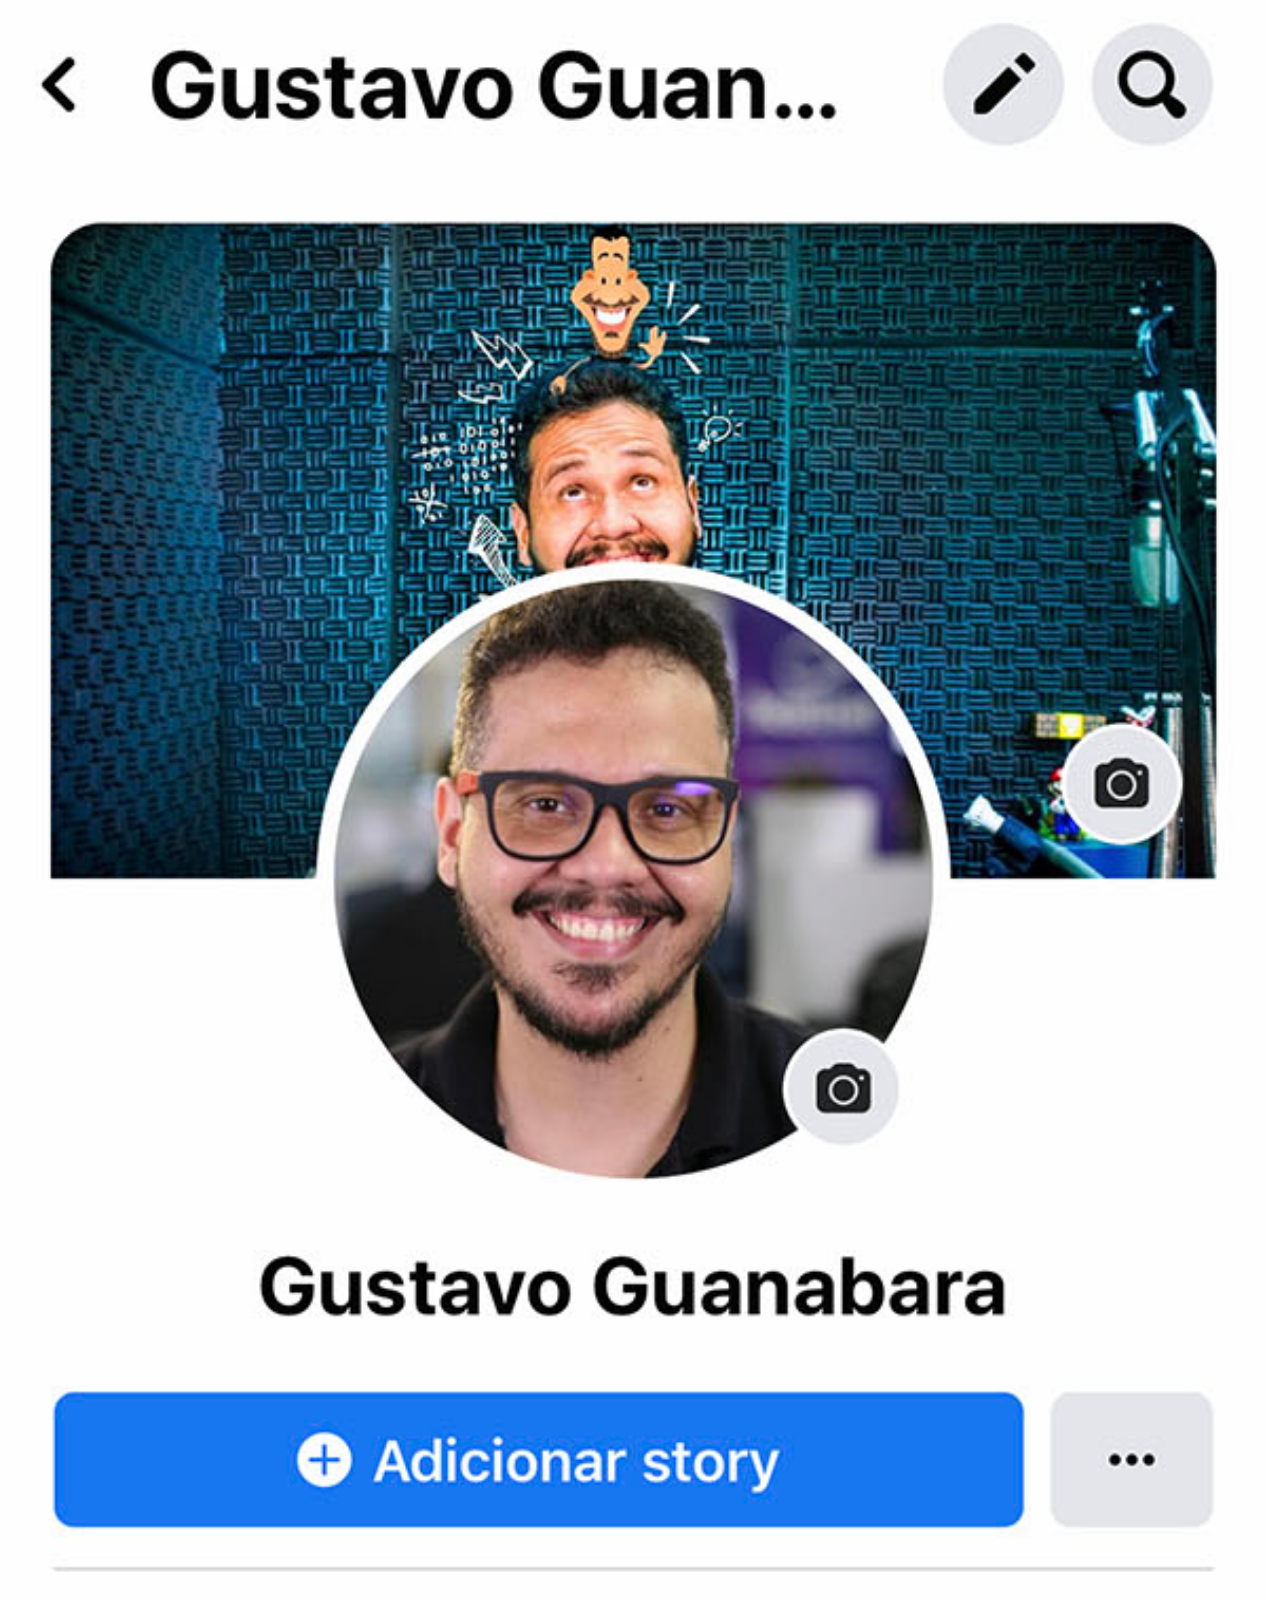
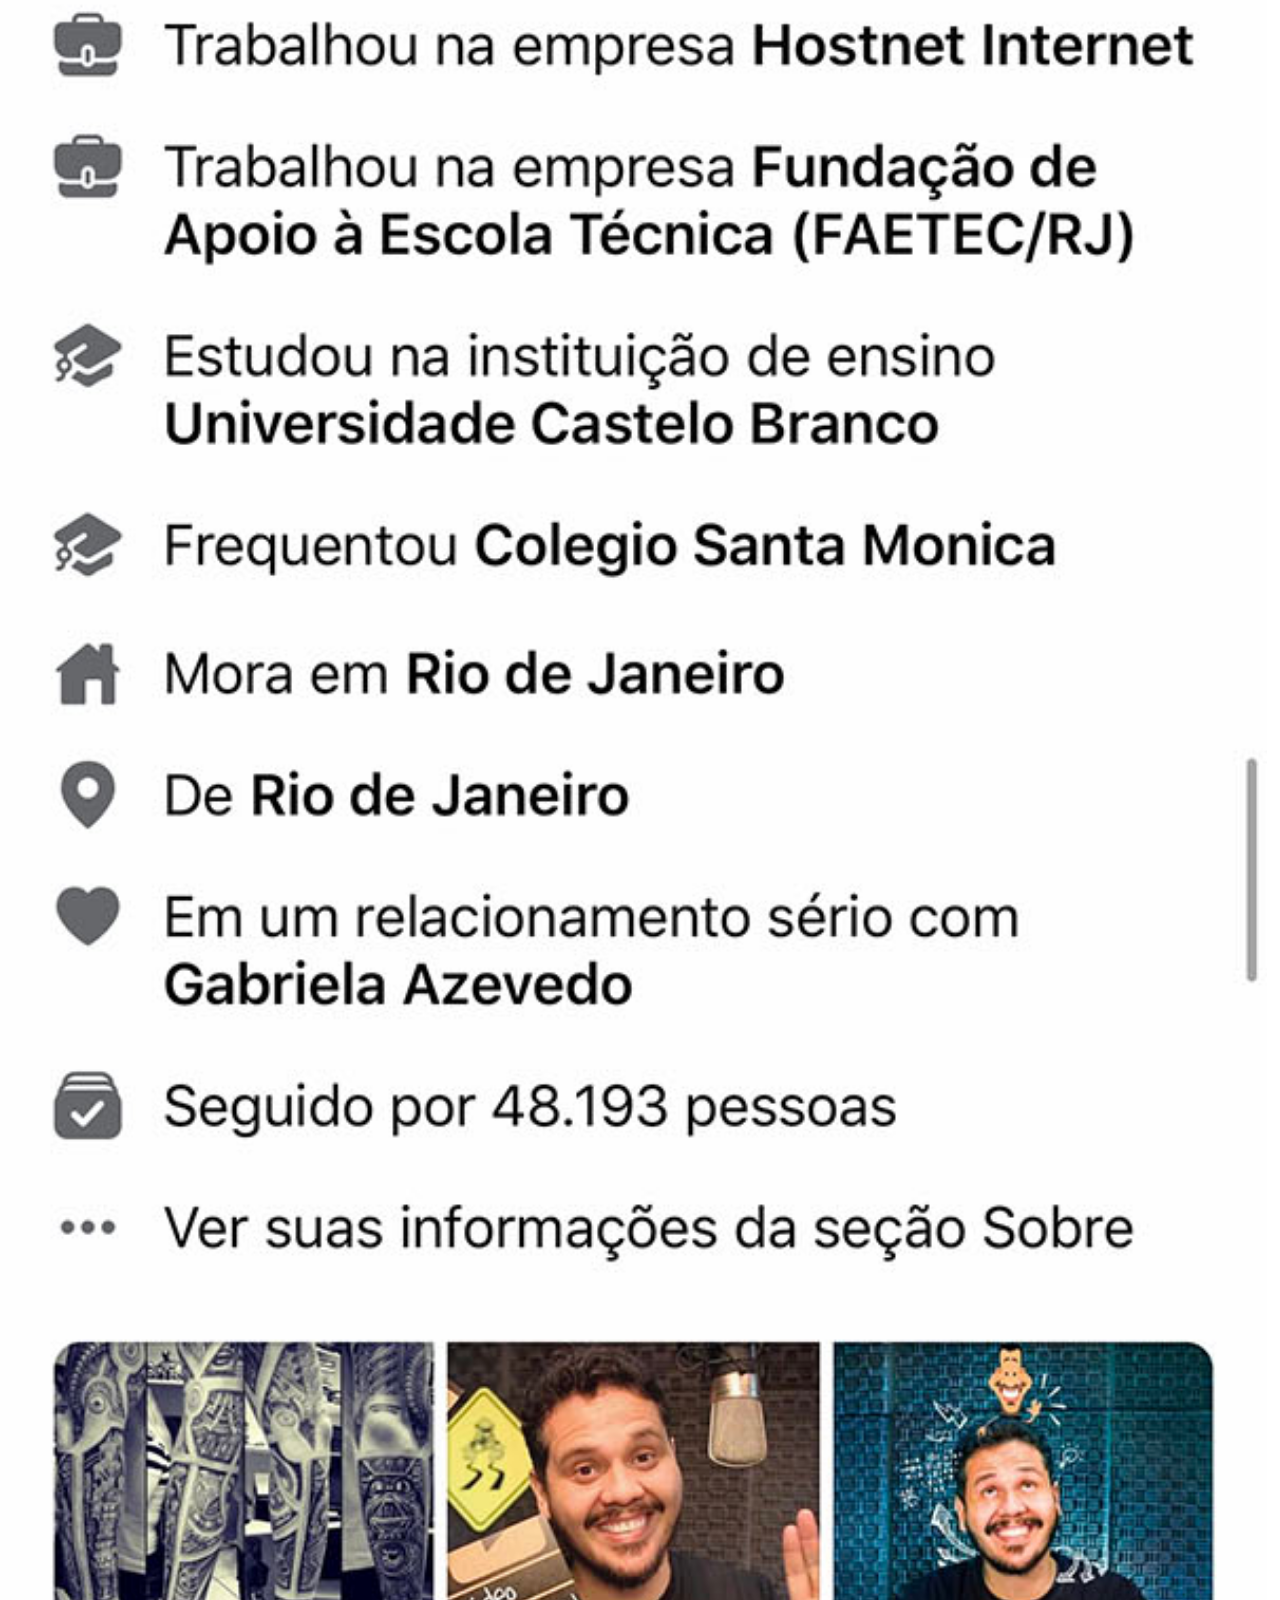
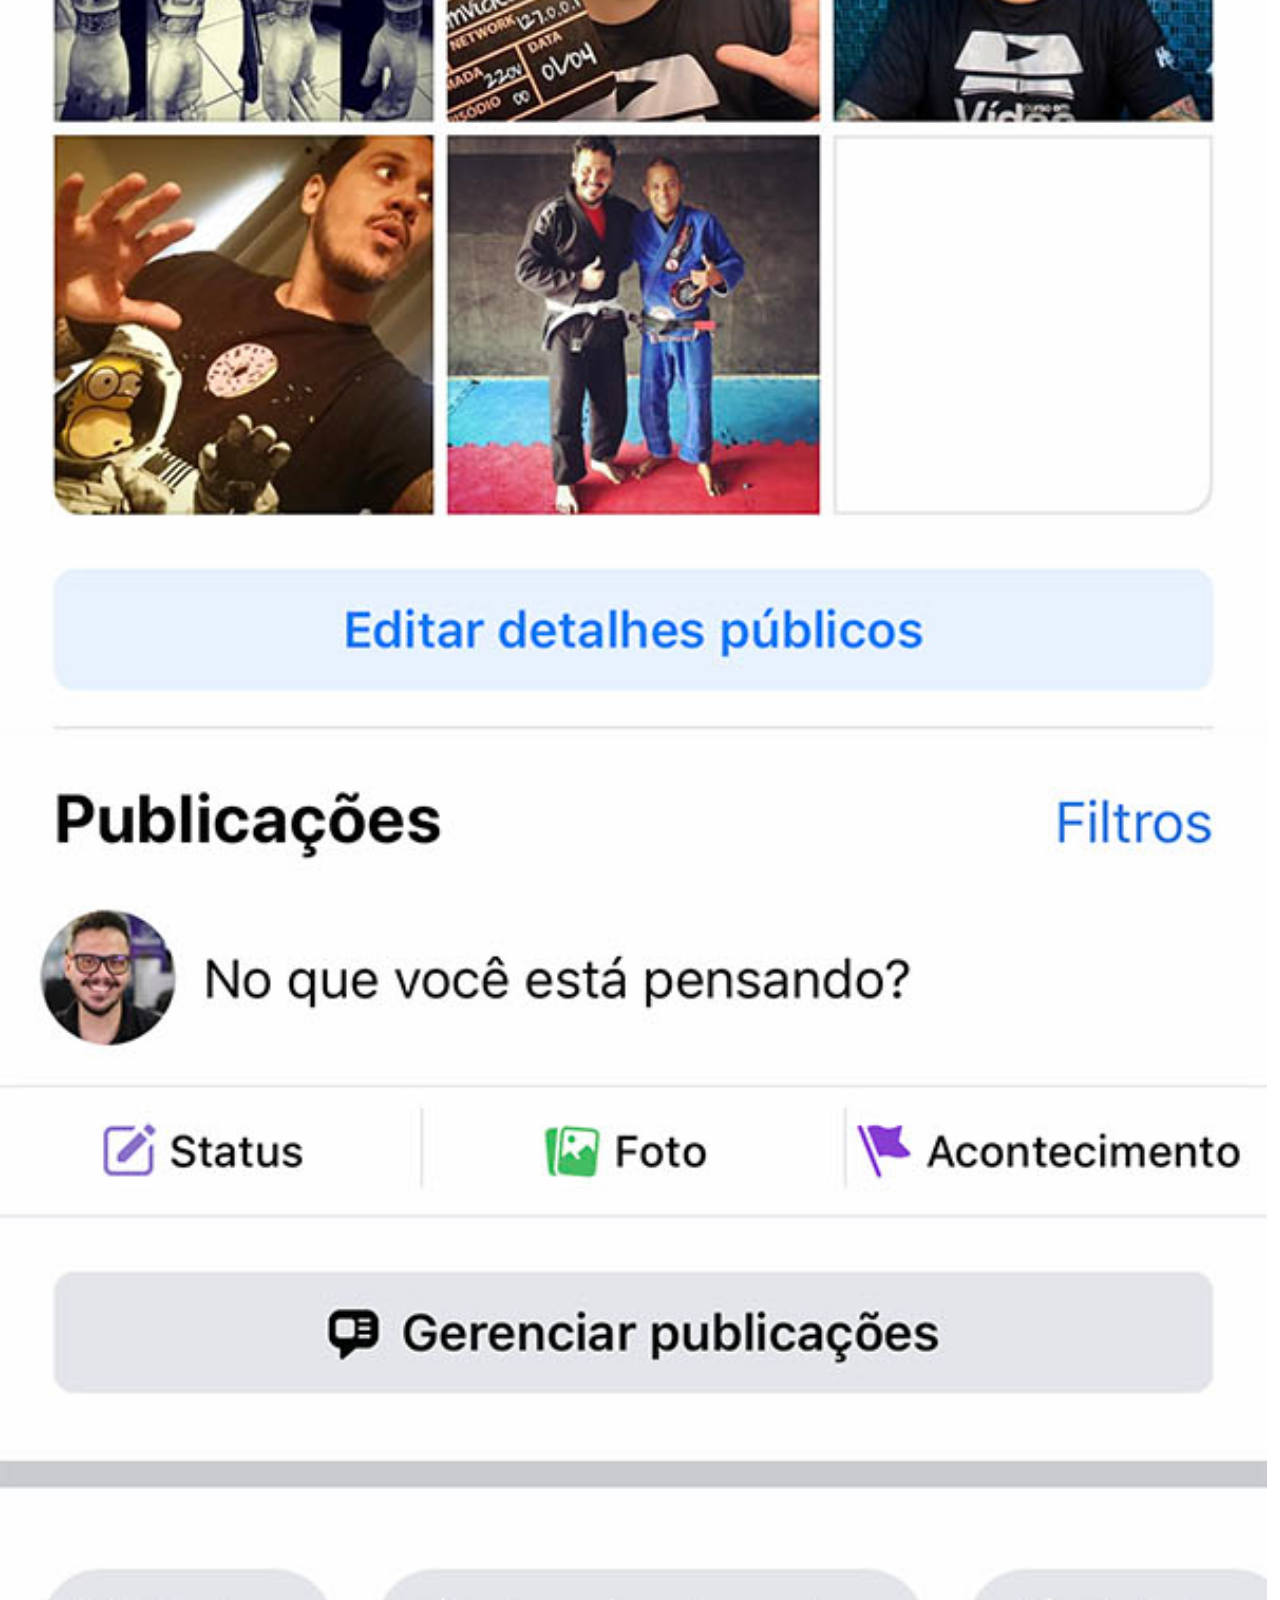
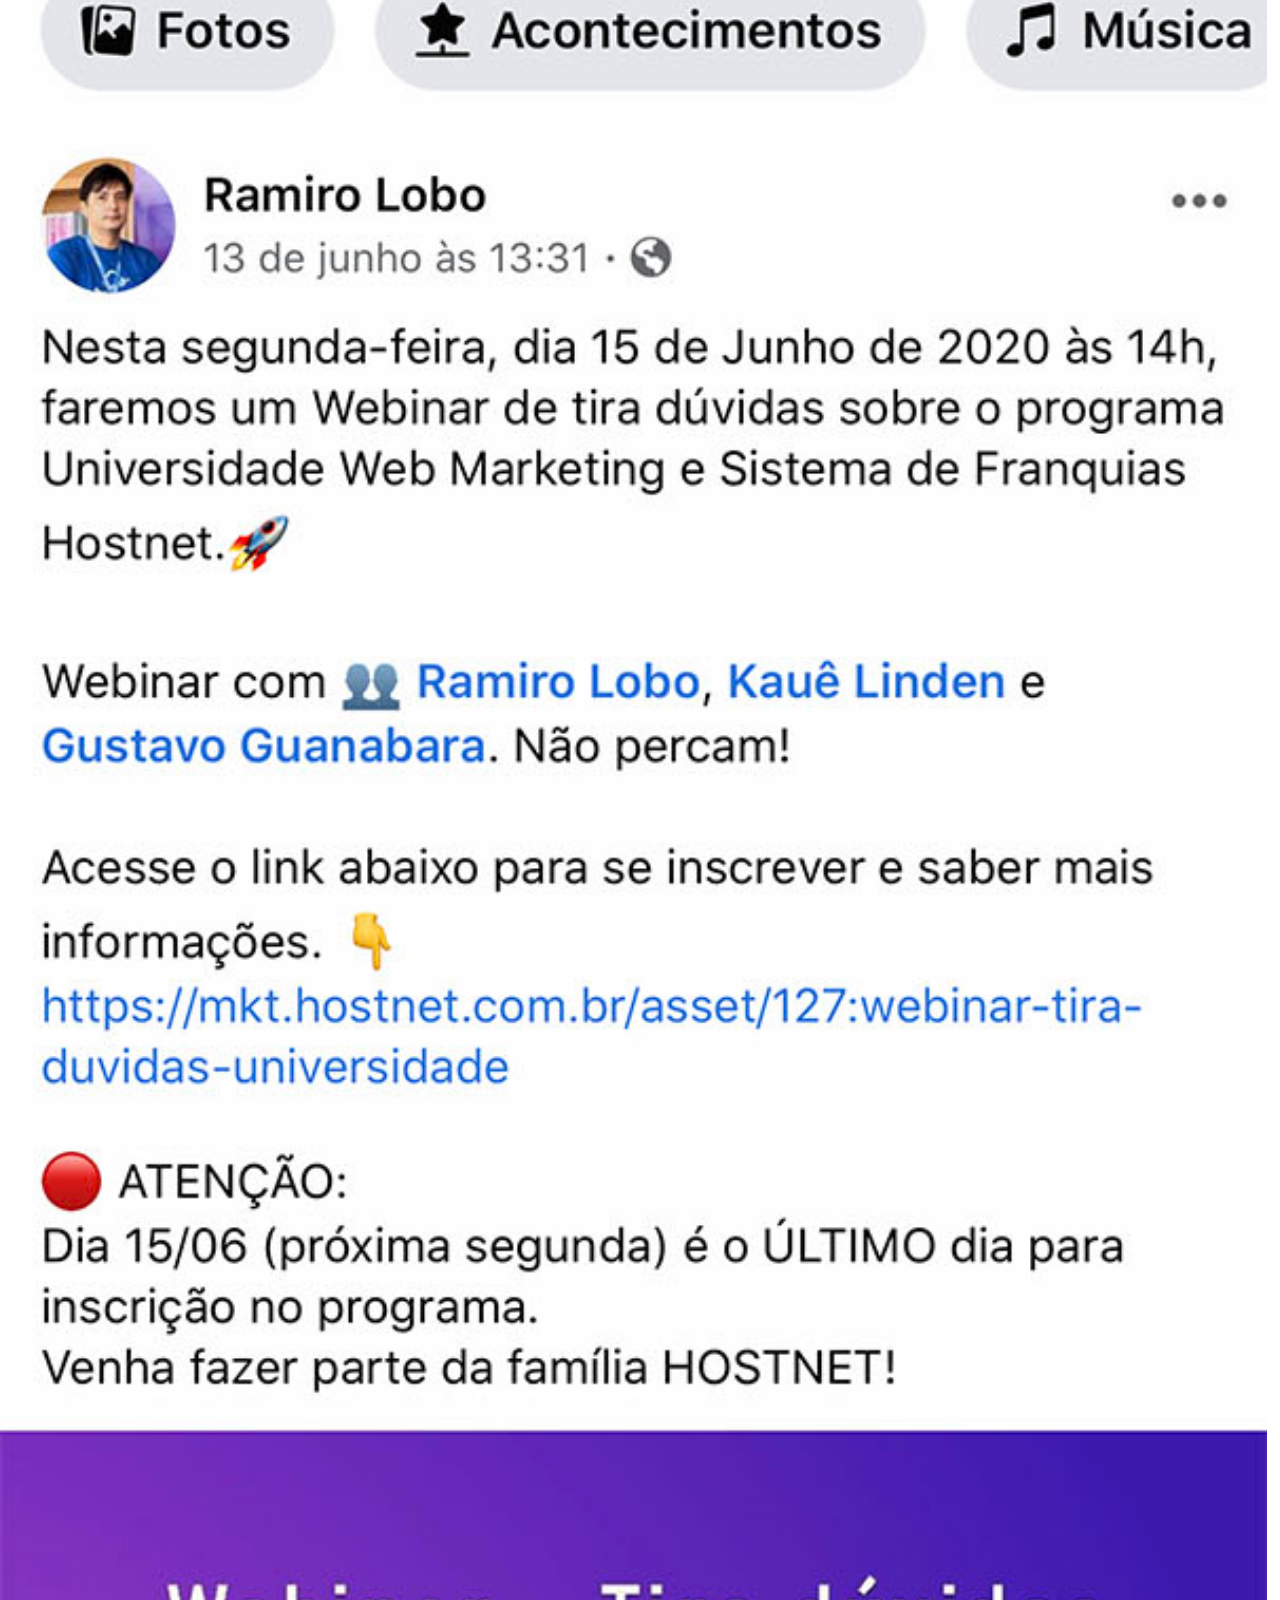
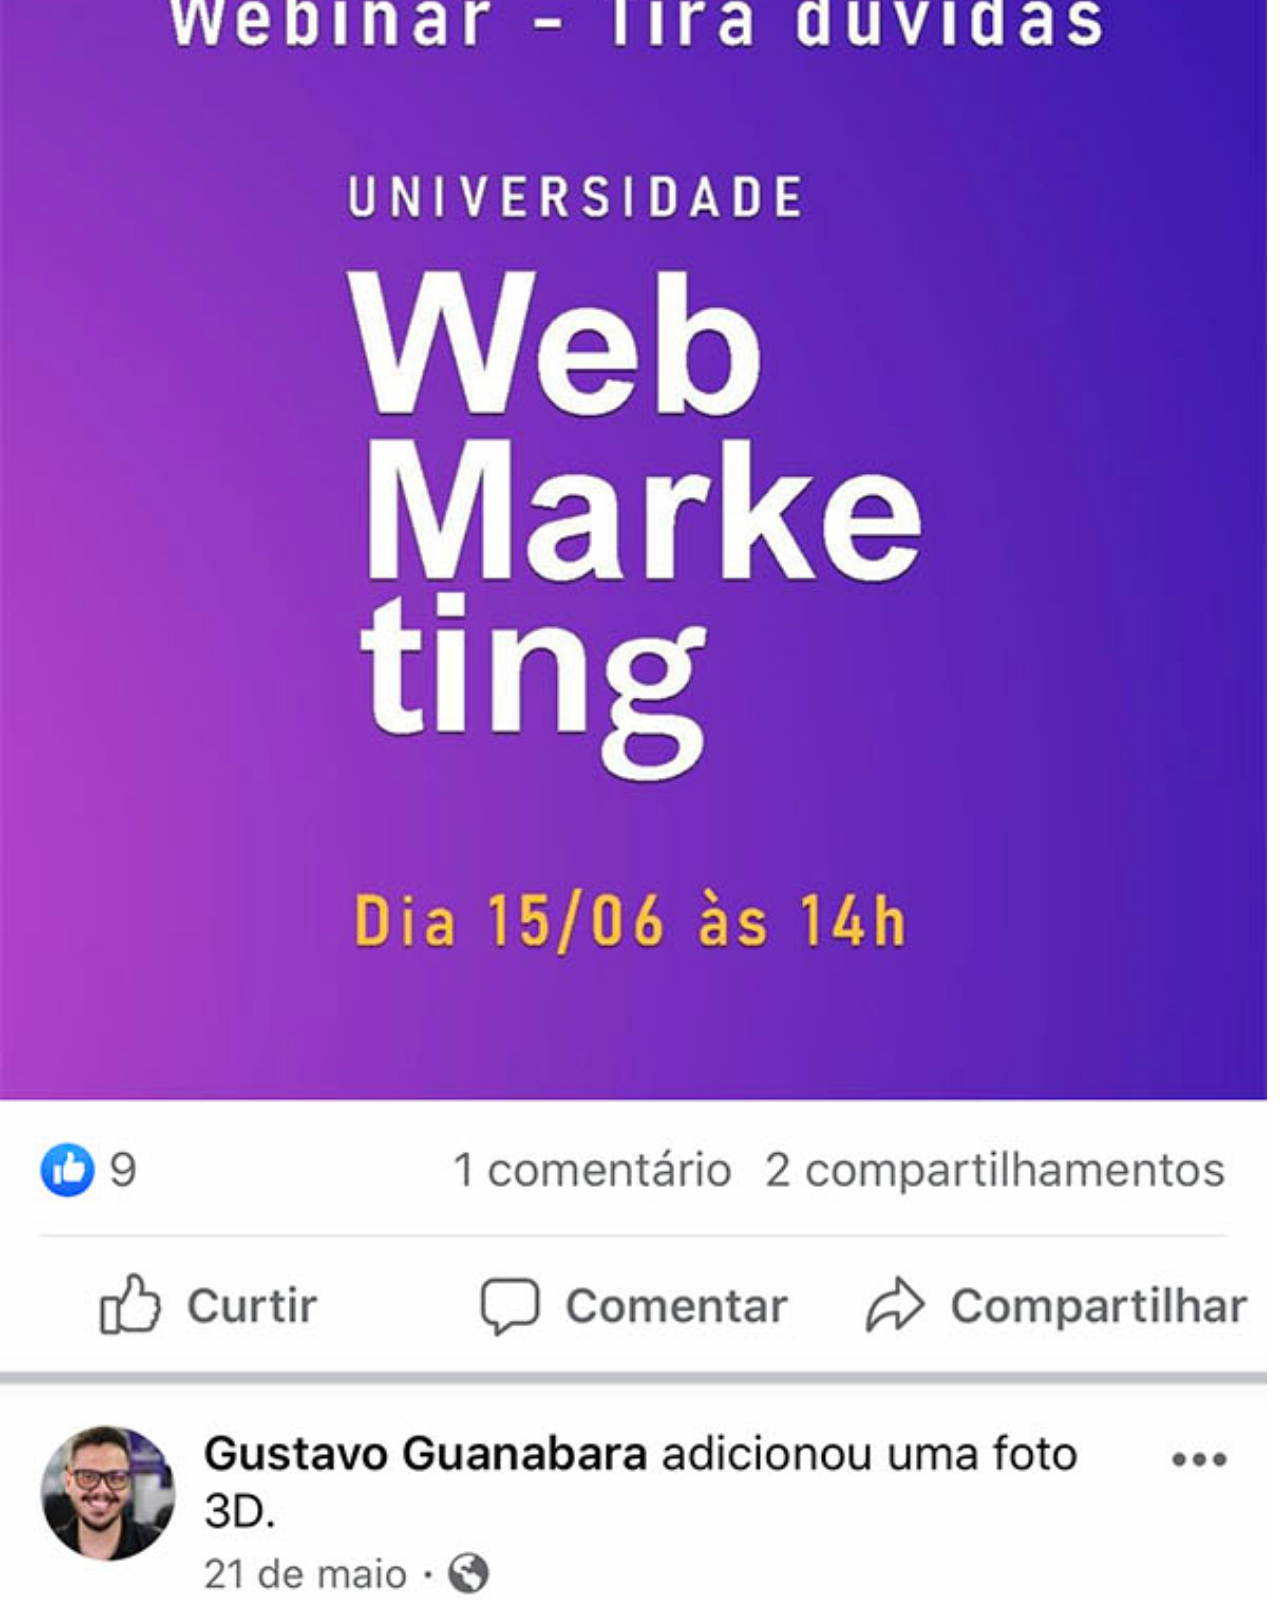
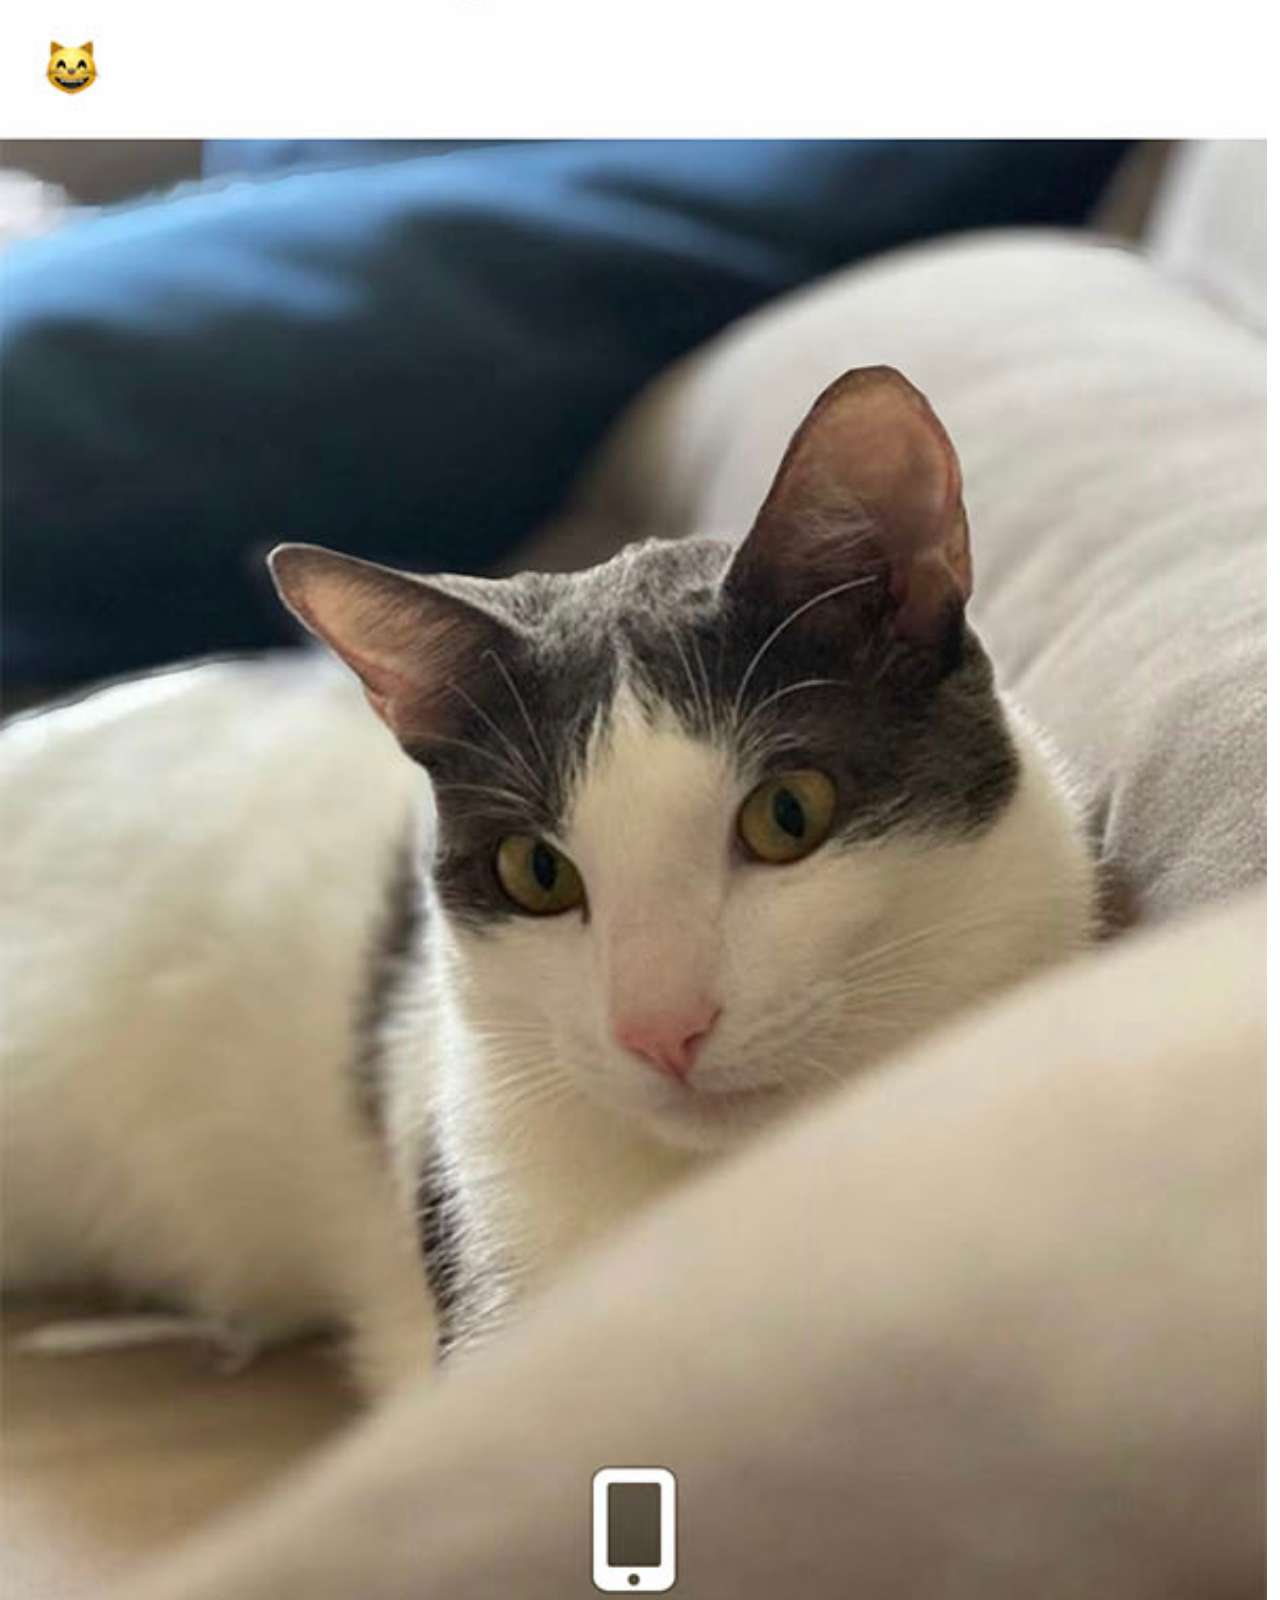
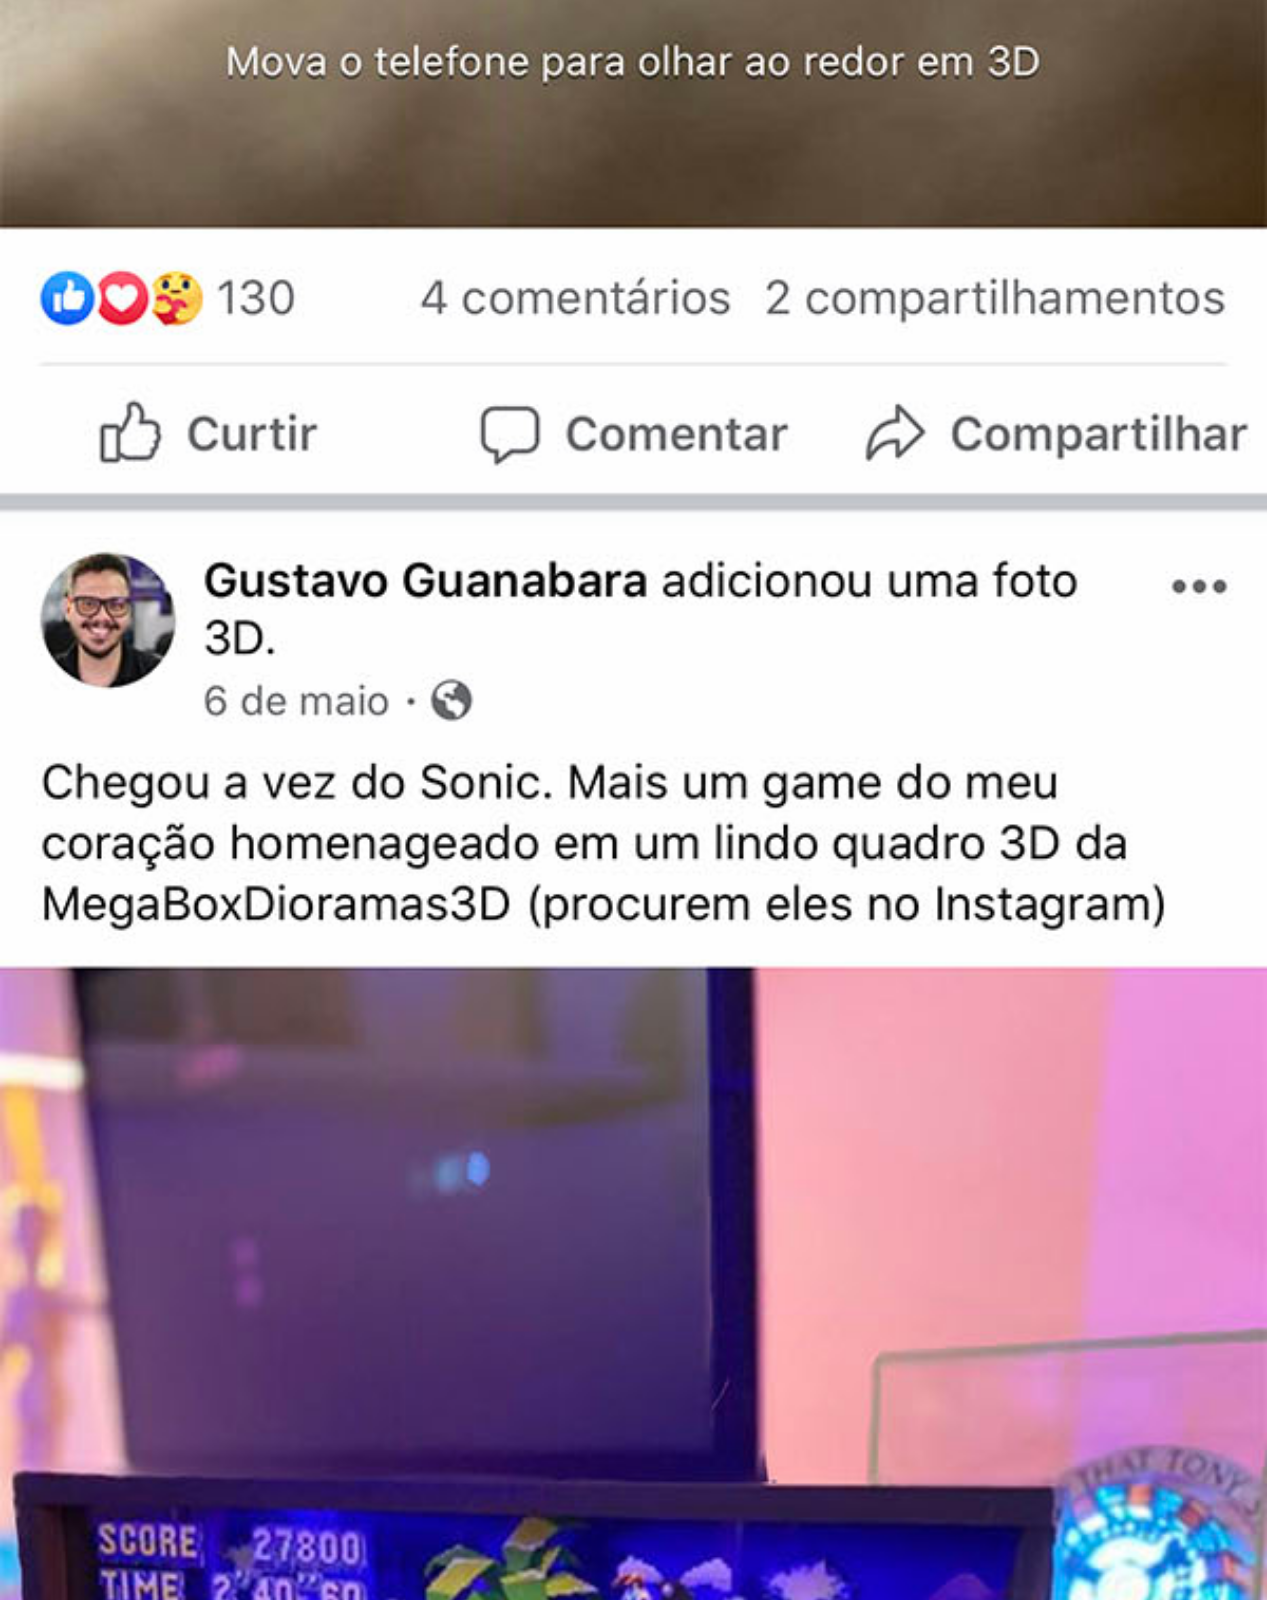
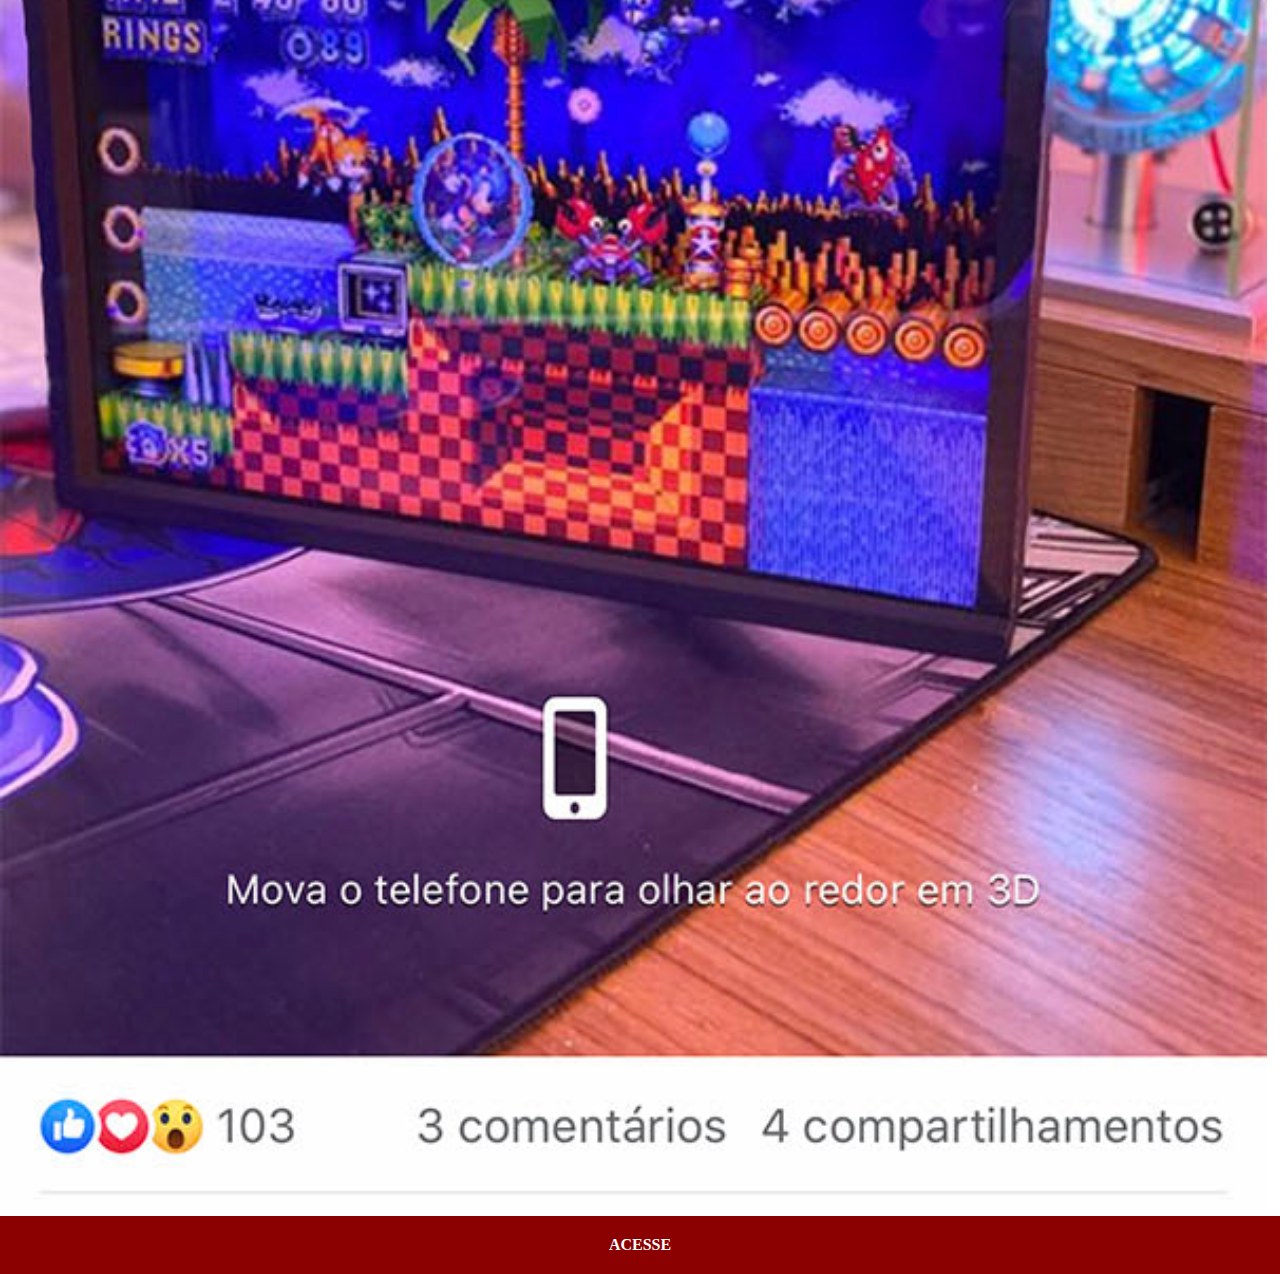
<file: facebook.html>
<!DOCTYPE html>
<html lang="pt-br">
<head>
    <meta charset="UTF-8">
    <meta name="viewport" content="width=device-width, initial-scale=1.0">
    <title>FaceBook</title>
    <link rel="stylesheet" href="estilos/social.css">
</head>
<body>
    <img src="pacote-d013/imagens/tela-facebook.jpg" alt="Face">
    <a href="facebook.com/gustavoguanabara/">ACESSE</a>
</body>
</html>
</file>
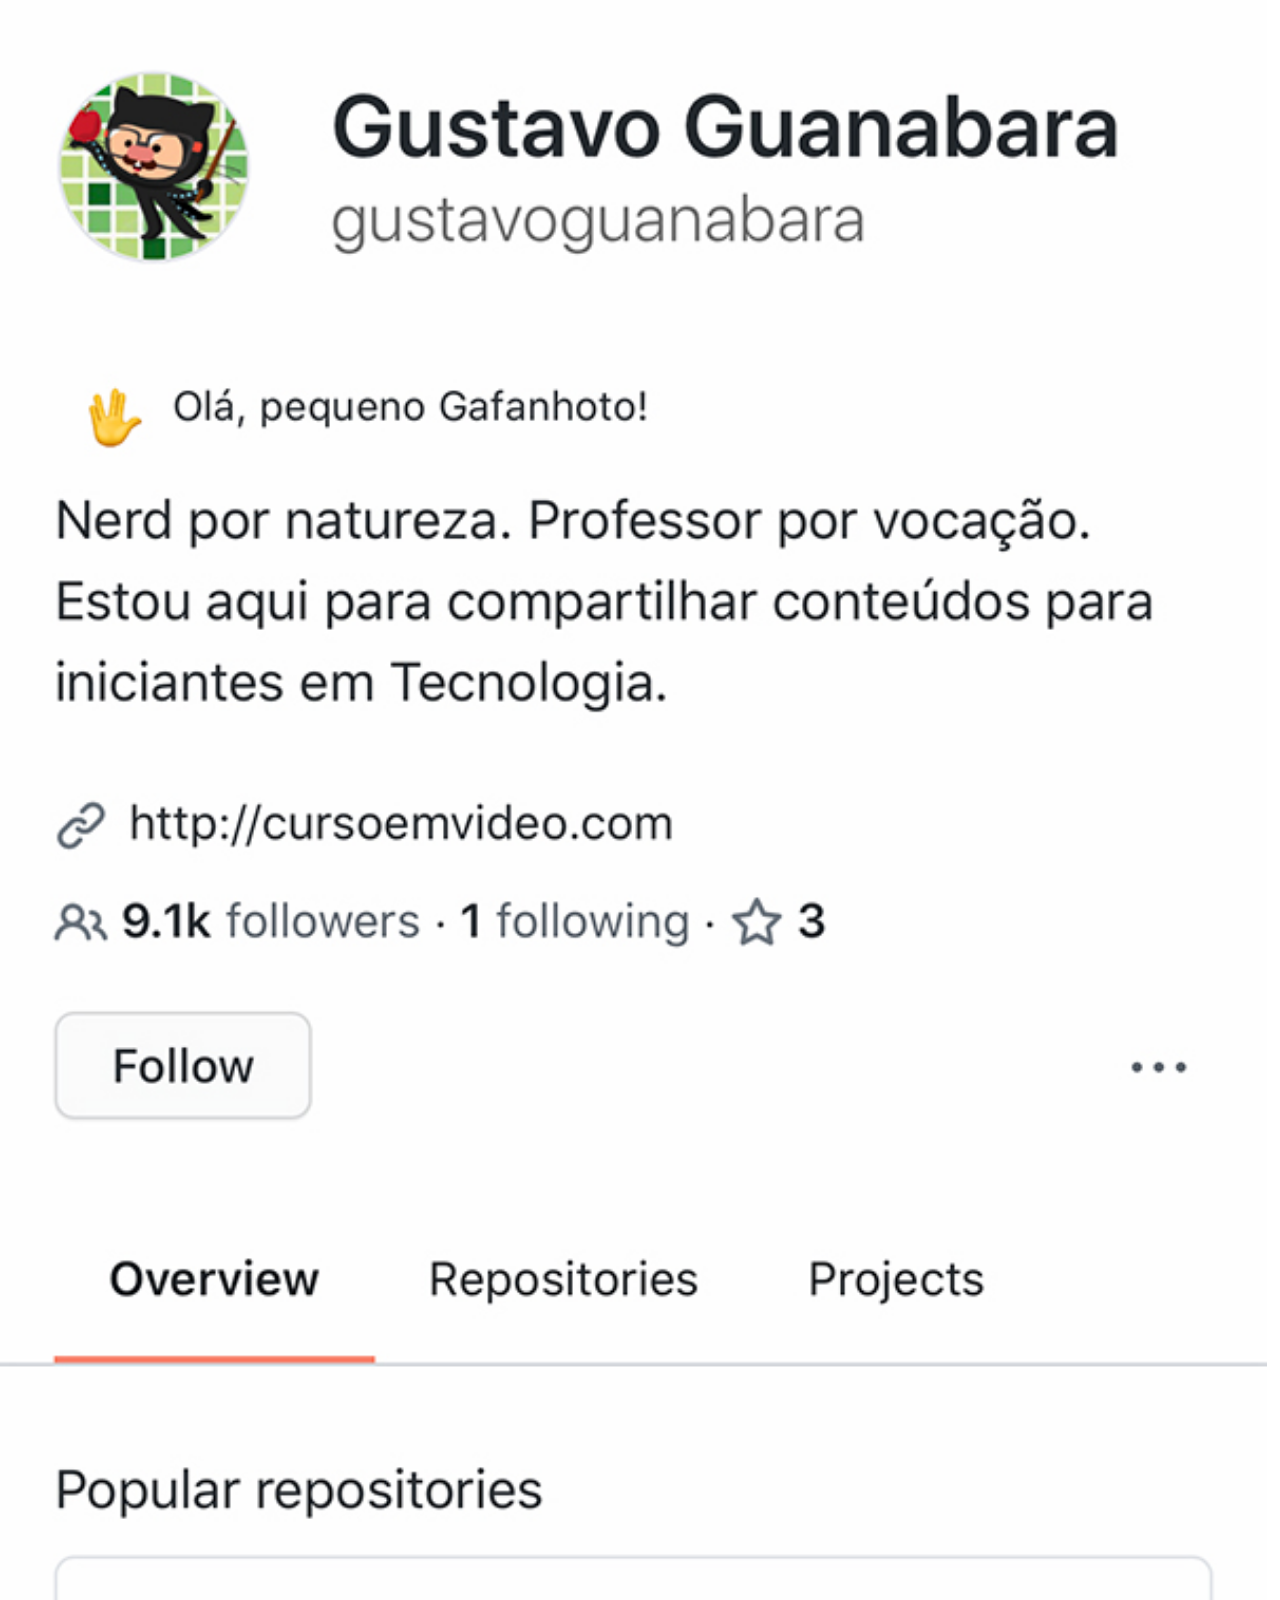
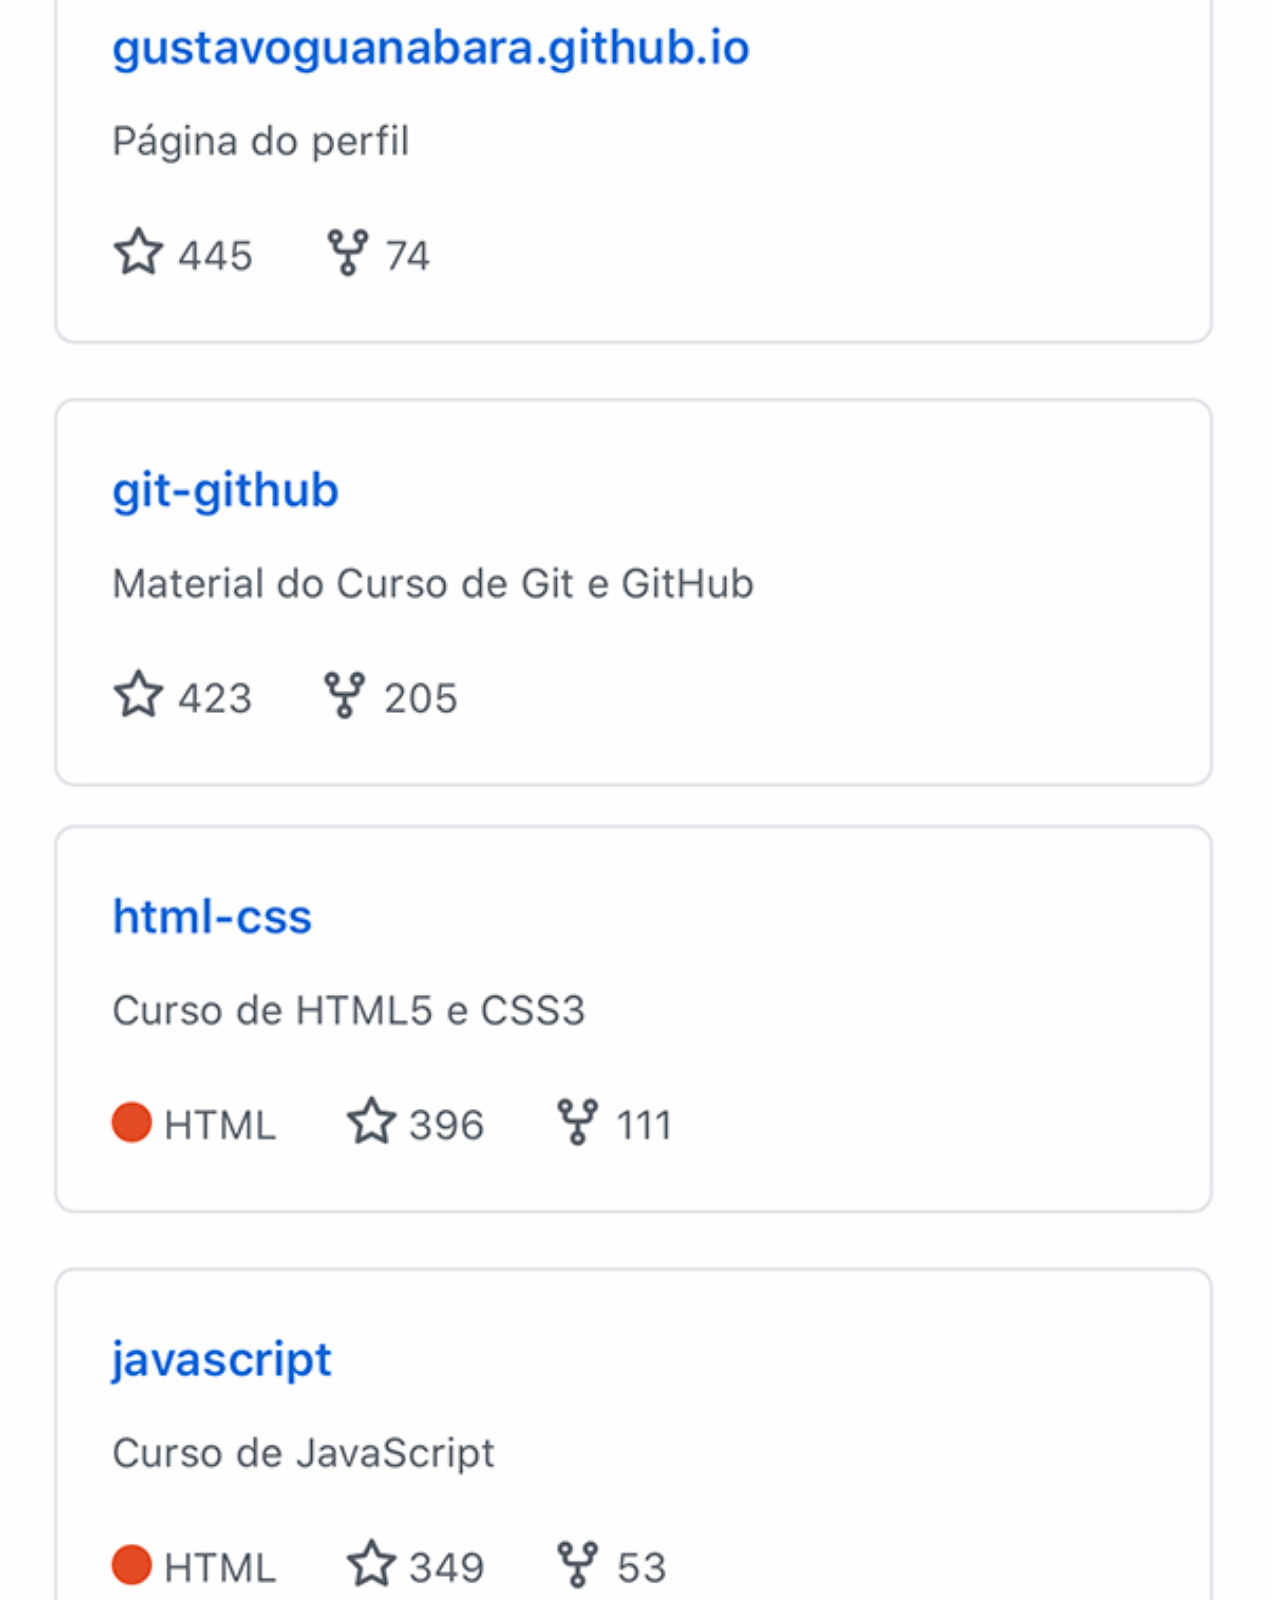
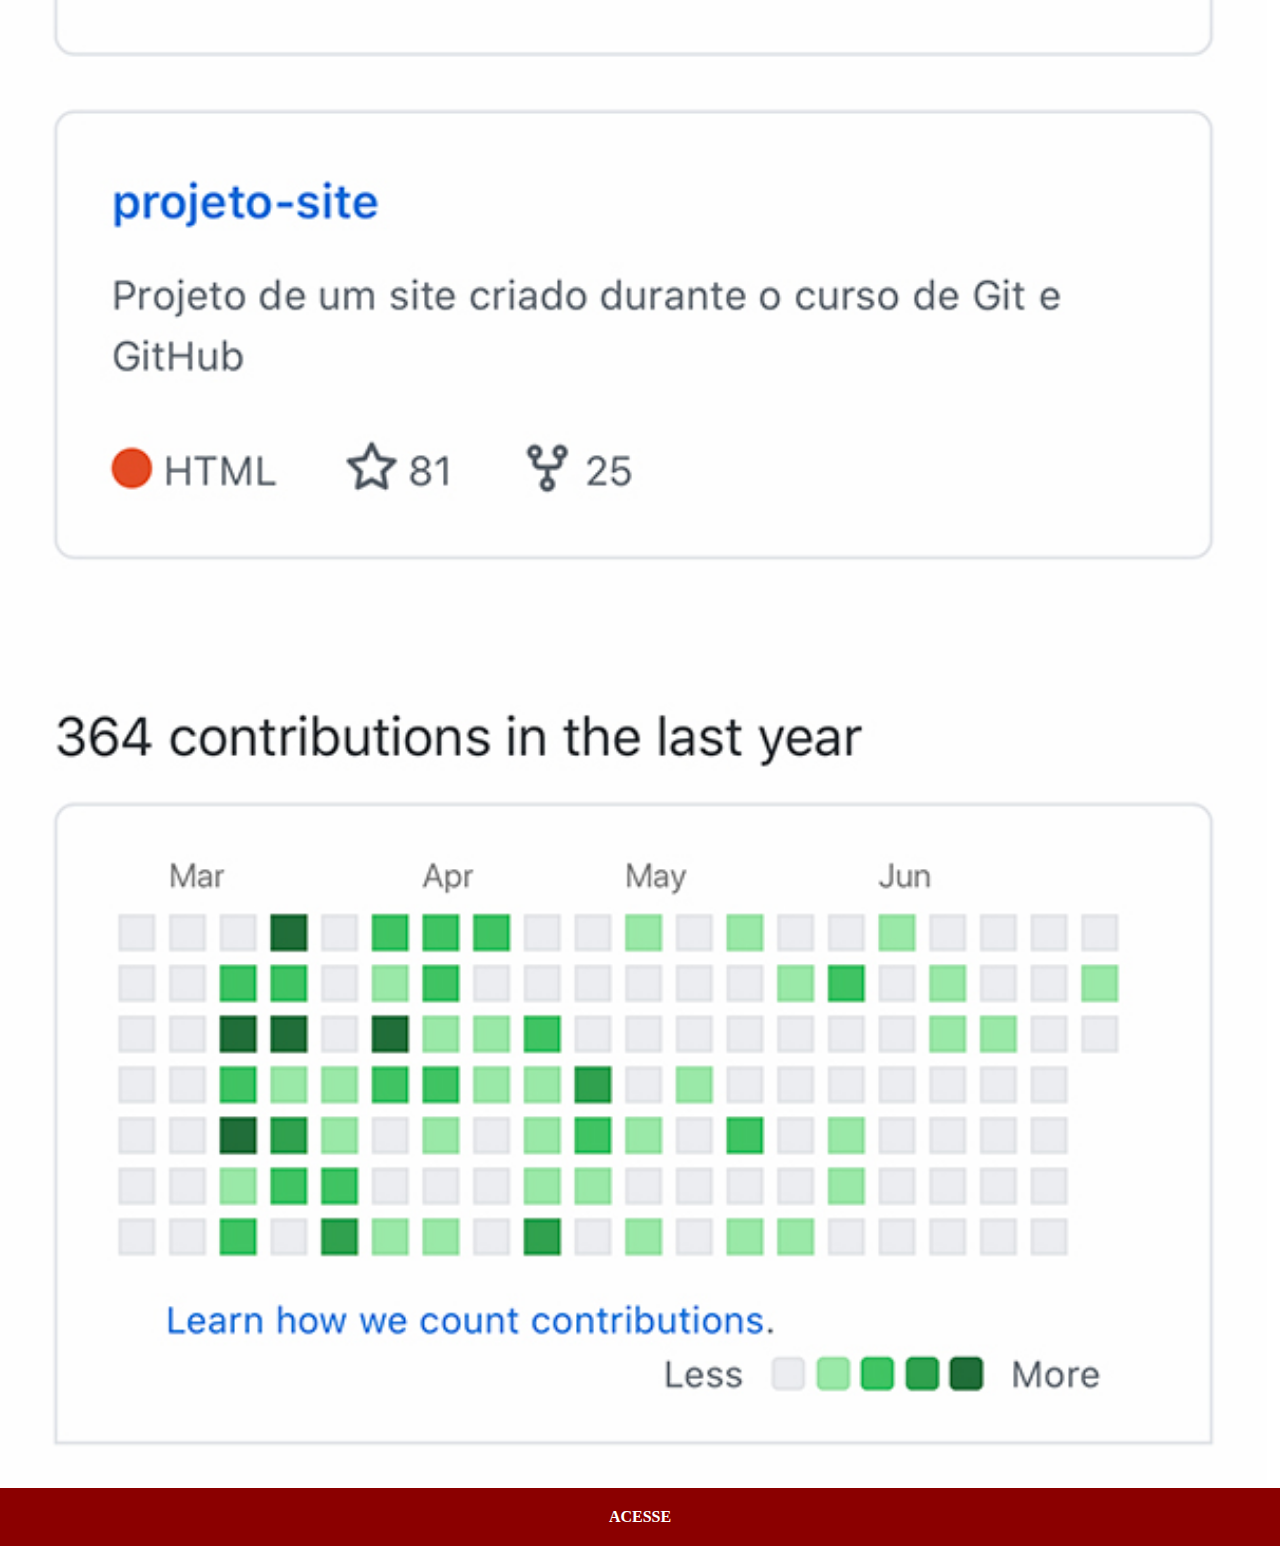
<file: github.html>
<!DOCTYPE html>
<html lang="PT-BR">
<head>
    <meta charset="UTF-8">
    <meta name="viewport" content="width=device-width, initial-scale=1.0">
    <title>GitHub</title>
    <link rel="stylesheet" href="estilos/social.css">
</head>
<body>
    <img src="pacote-d013/imagens/tela-github.jpg" alt="GitHub">
    <a href="https://github.com/gustavoguanabara/">ACESSE</a>
</body>
</html>
</file>
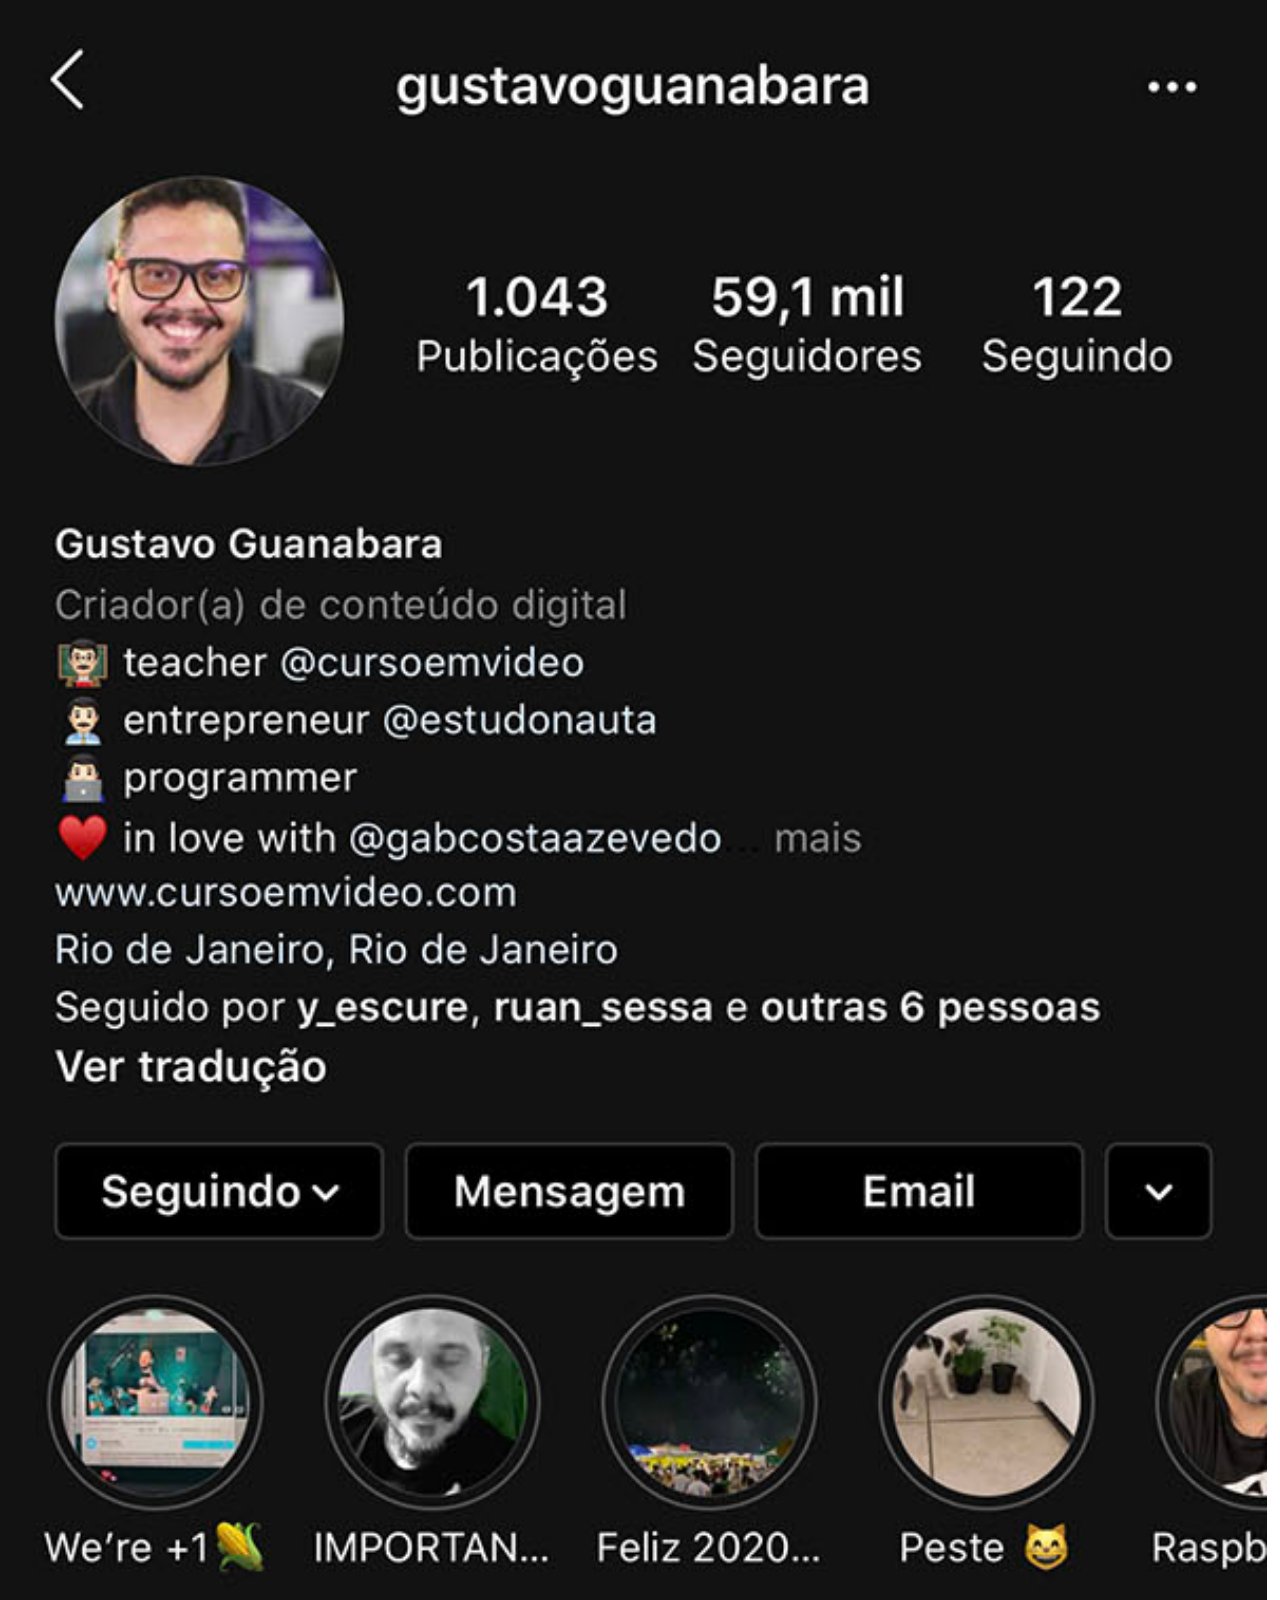
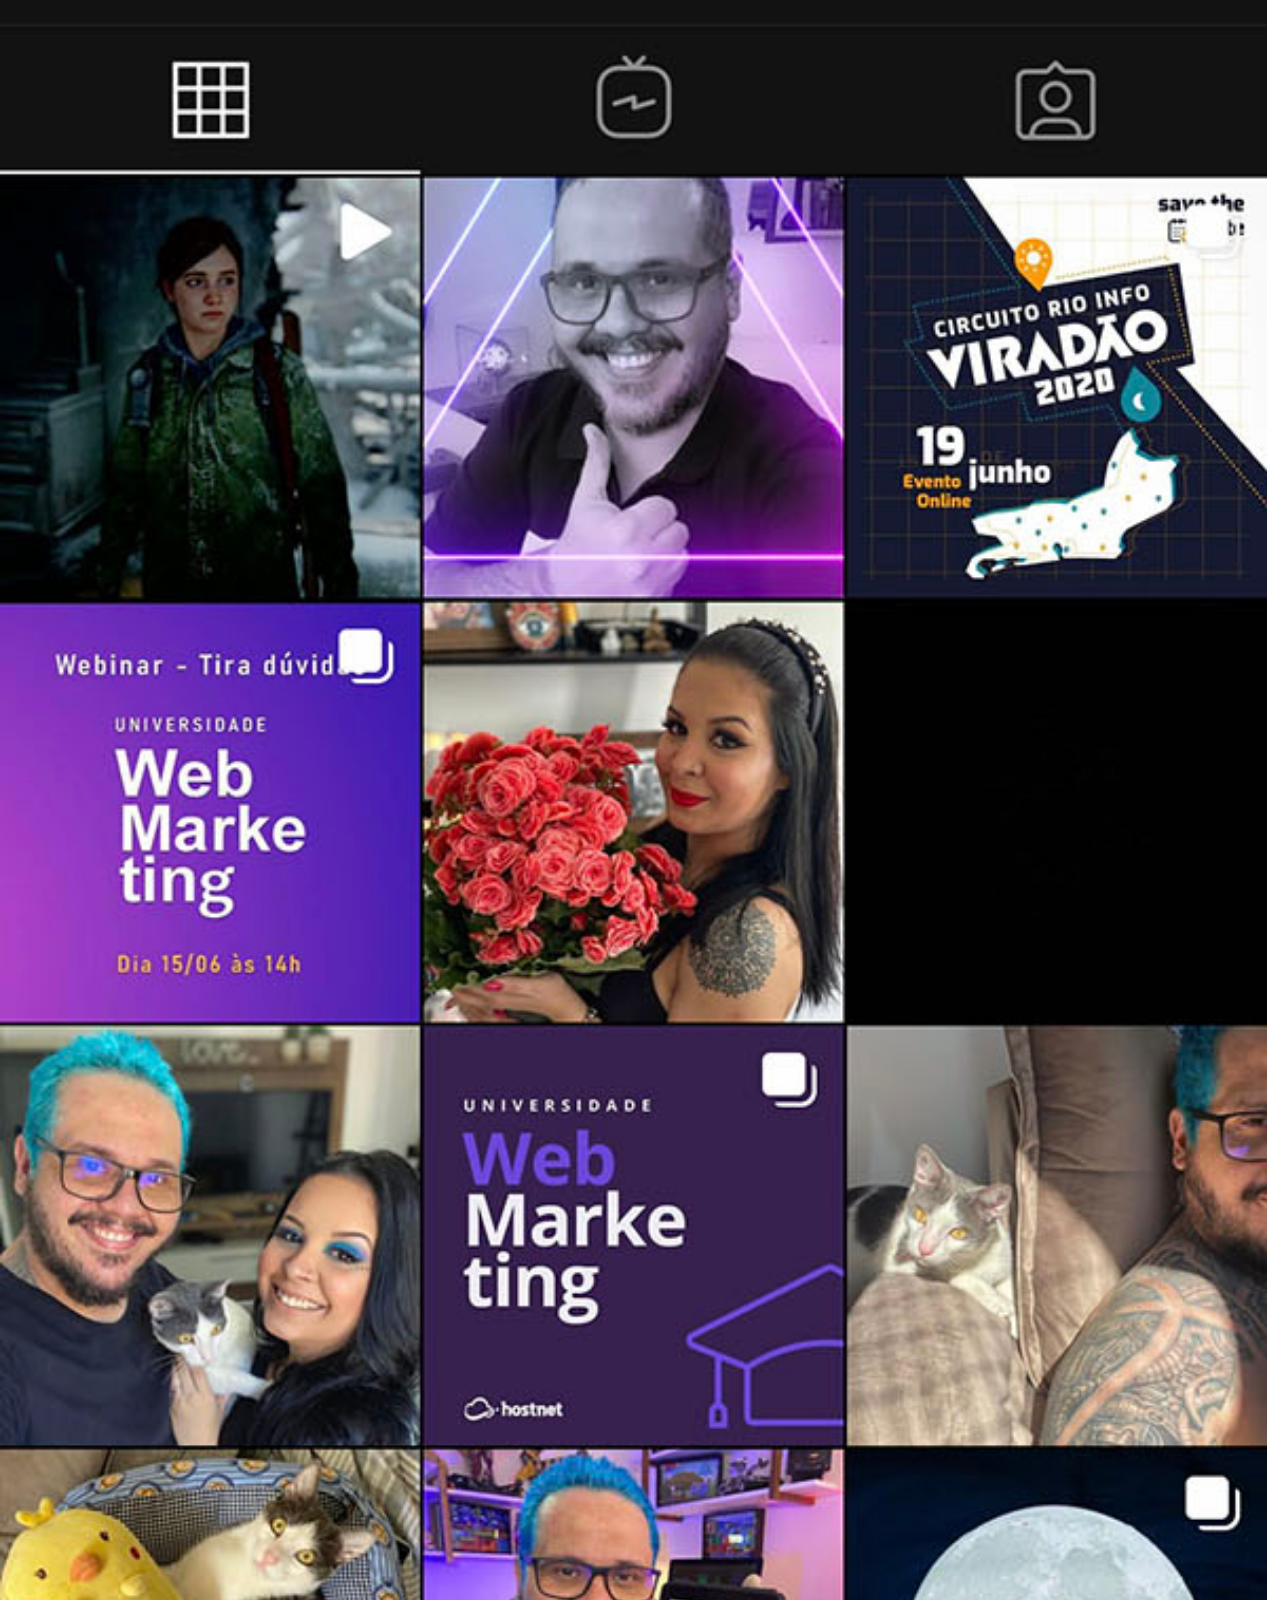
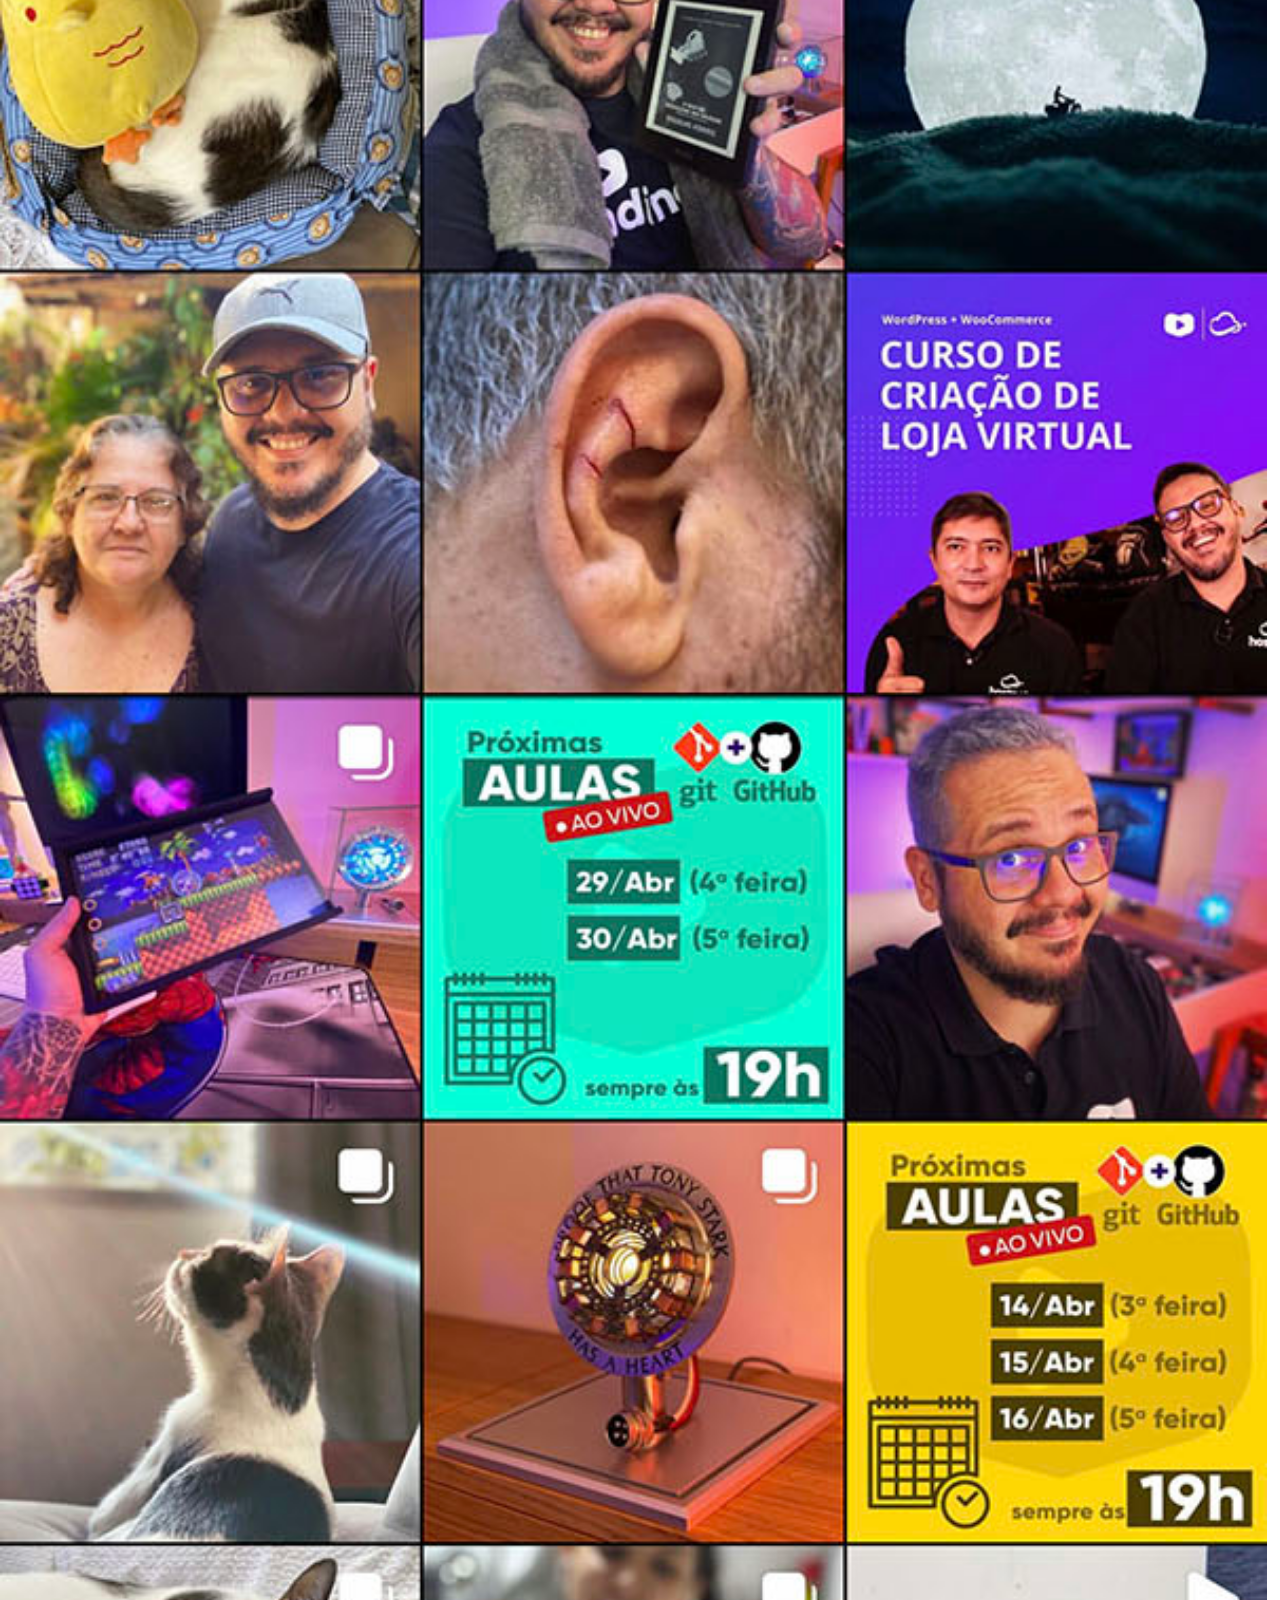
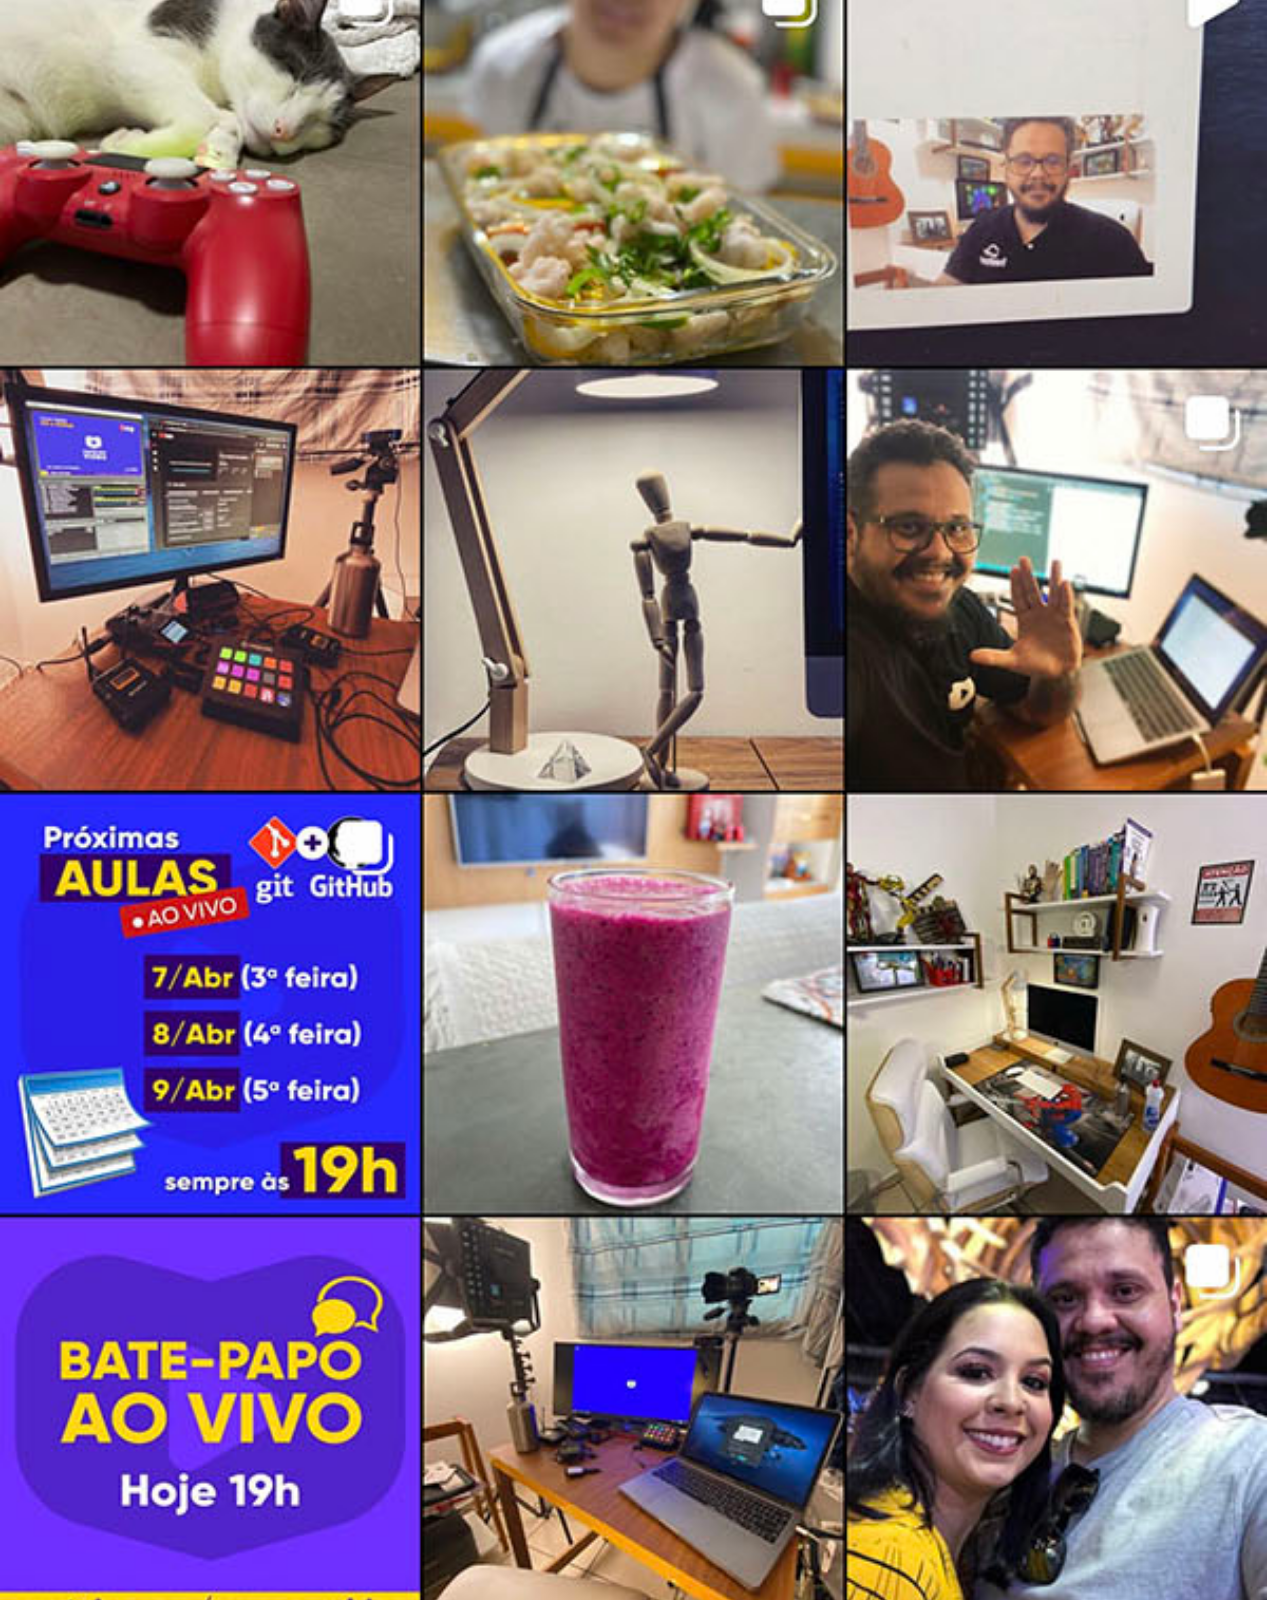
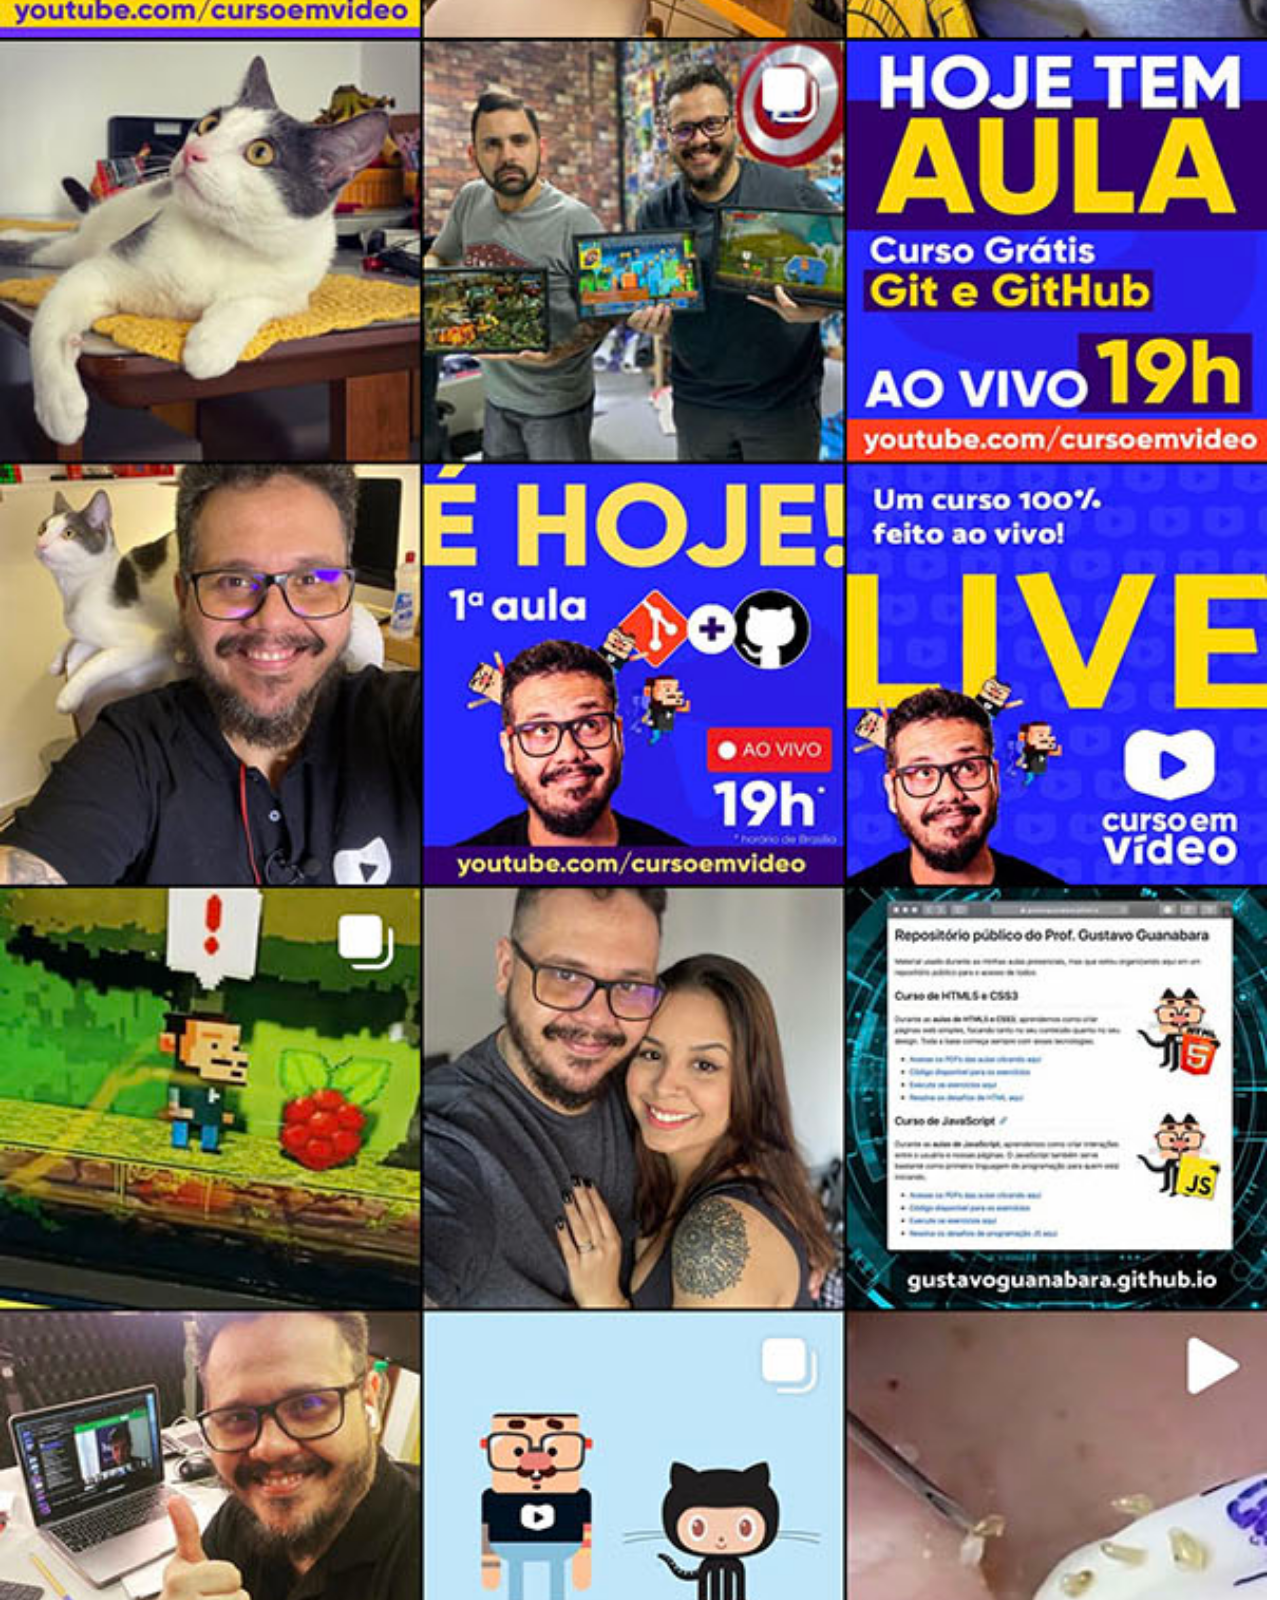
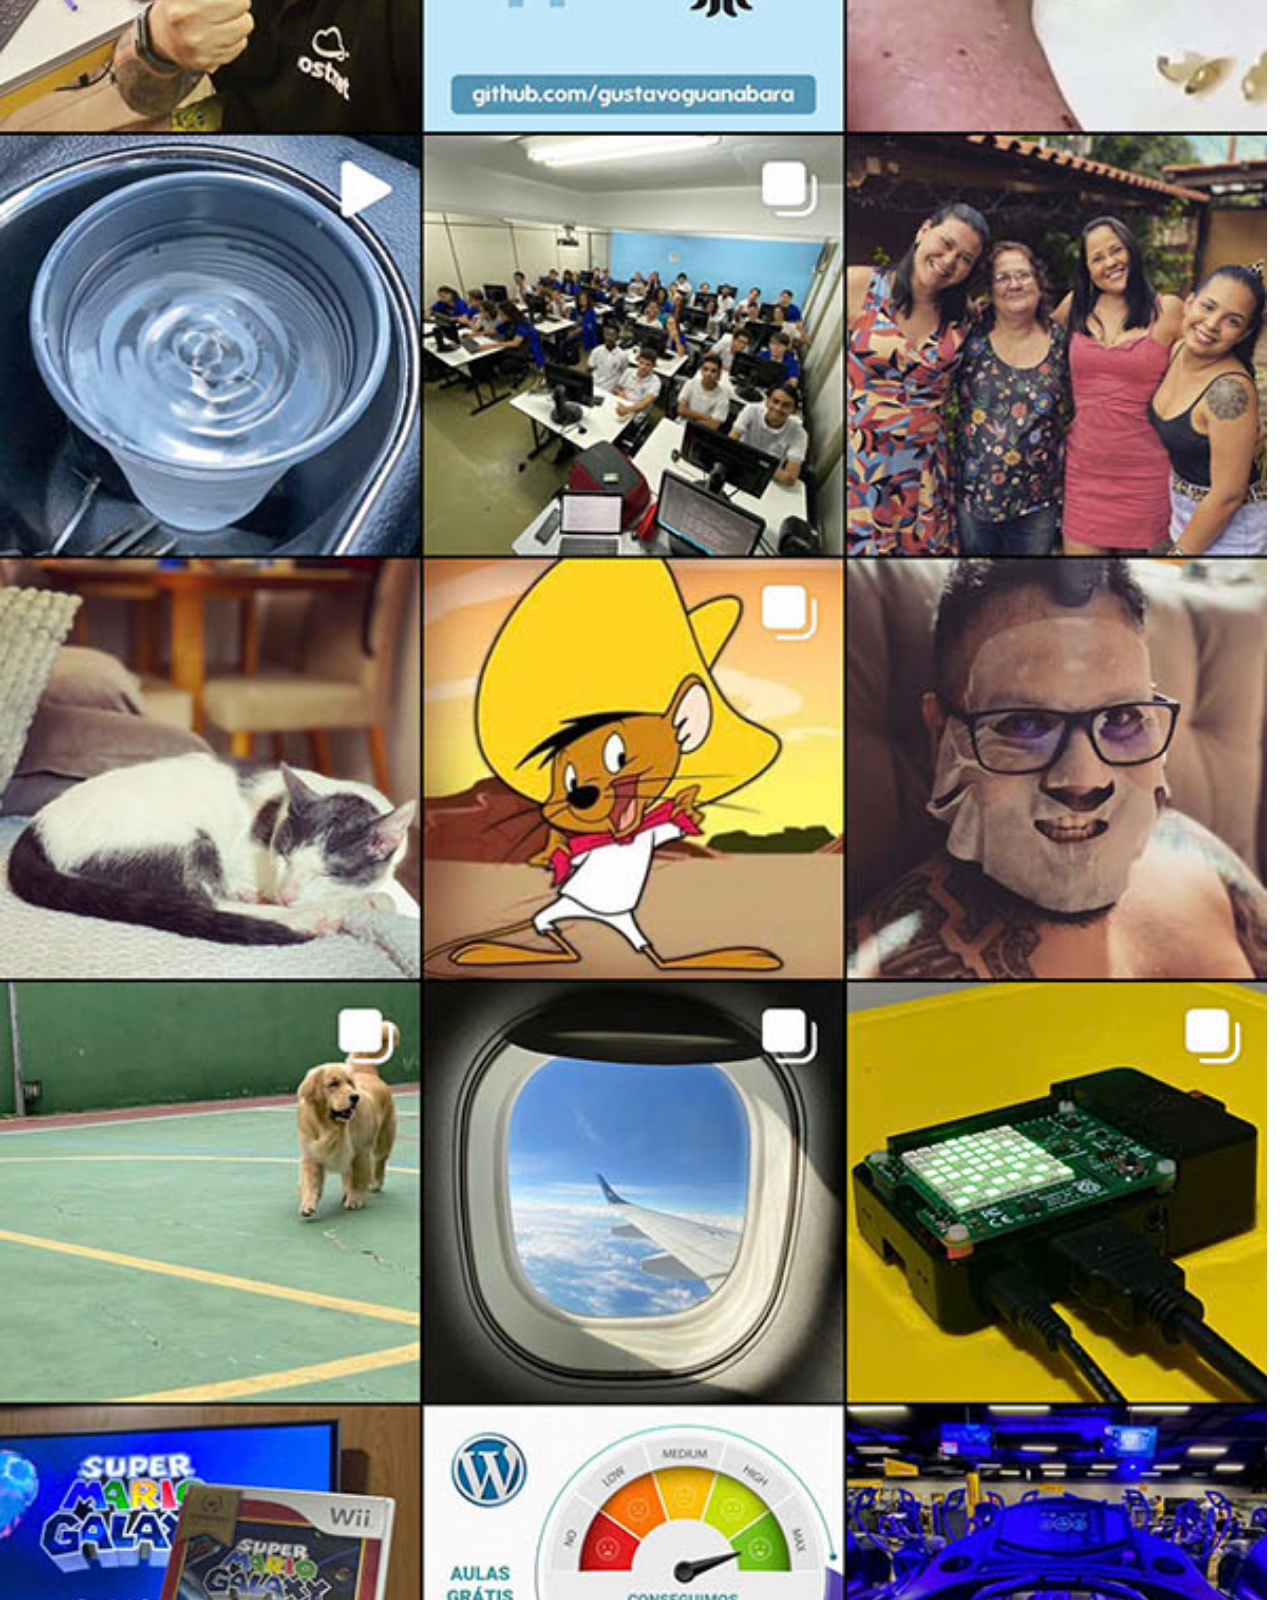
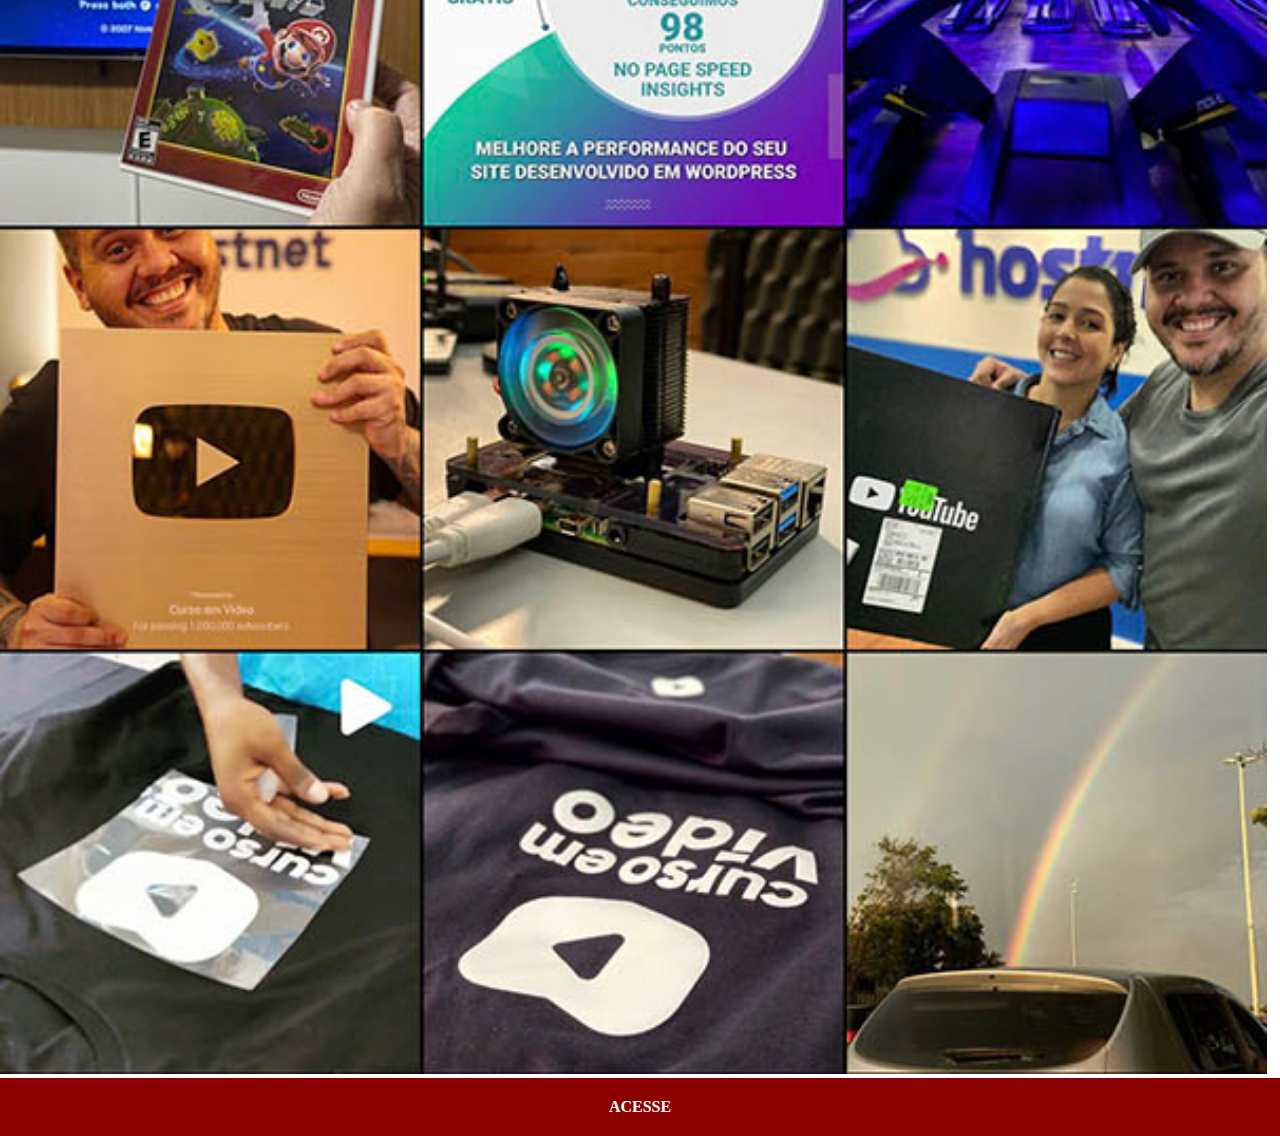
<file: instagram.html>
<!DOCTYPE html>
<html lang="pt-br">
<head>
    <meta charset="UTF-8">
    <meta name="viewport" content="width=device-width, initial-scale=1.0">
    <title>Instagram</title>
    <link rel="stylesheet" href="estilos/social.css">
</head>
<body>
    <img src="pacote-d013/imagens/tela-instagram.jpg" alt="Insta">
    <a href="instagram.com/gustavoguanabara/">ACESSE</a>
</body>
</html>
</file>
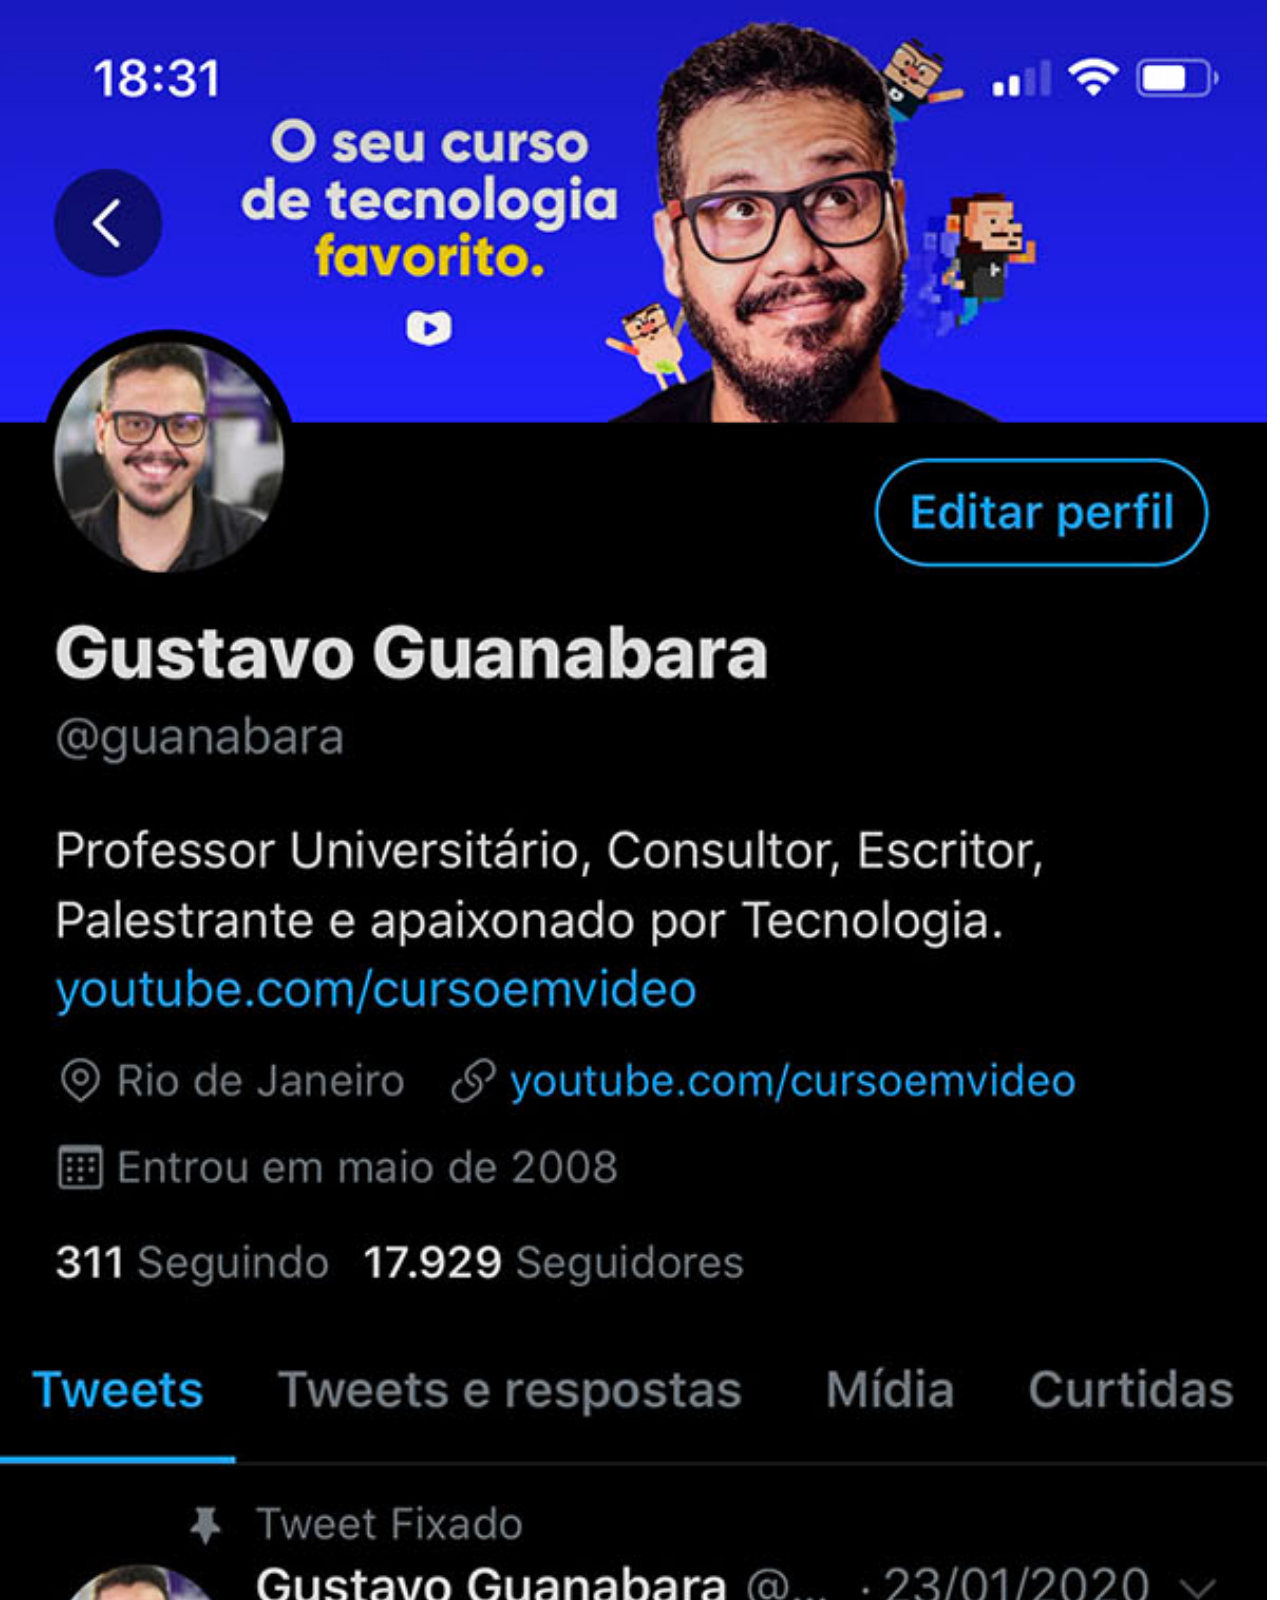
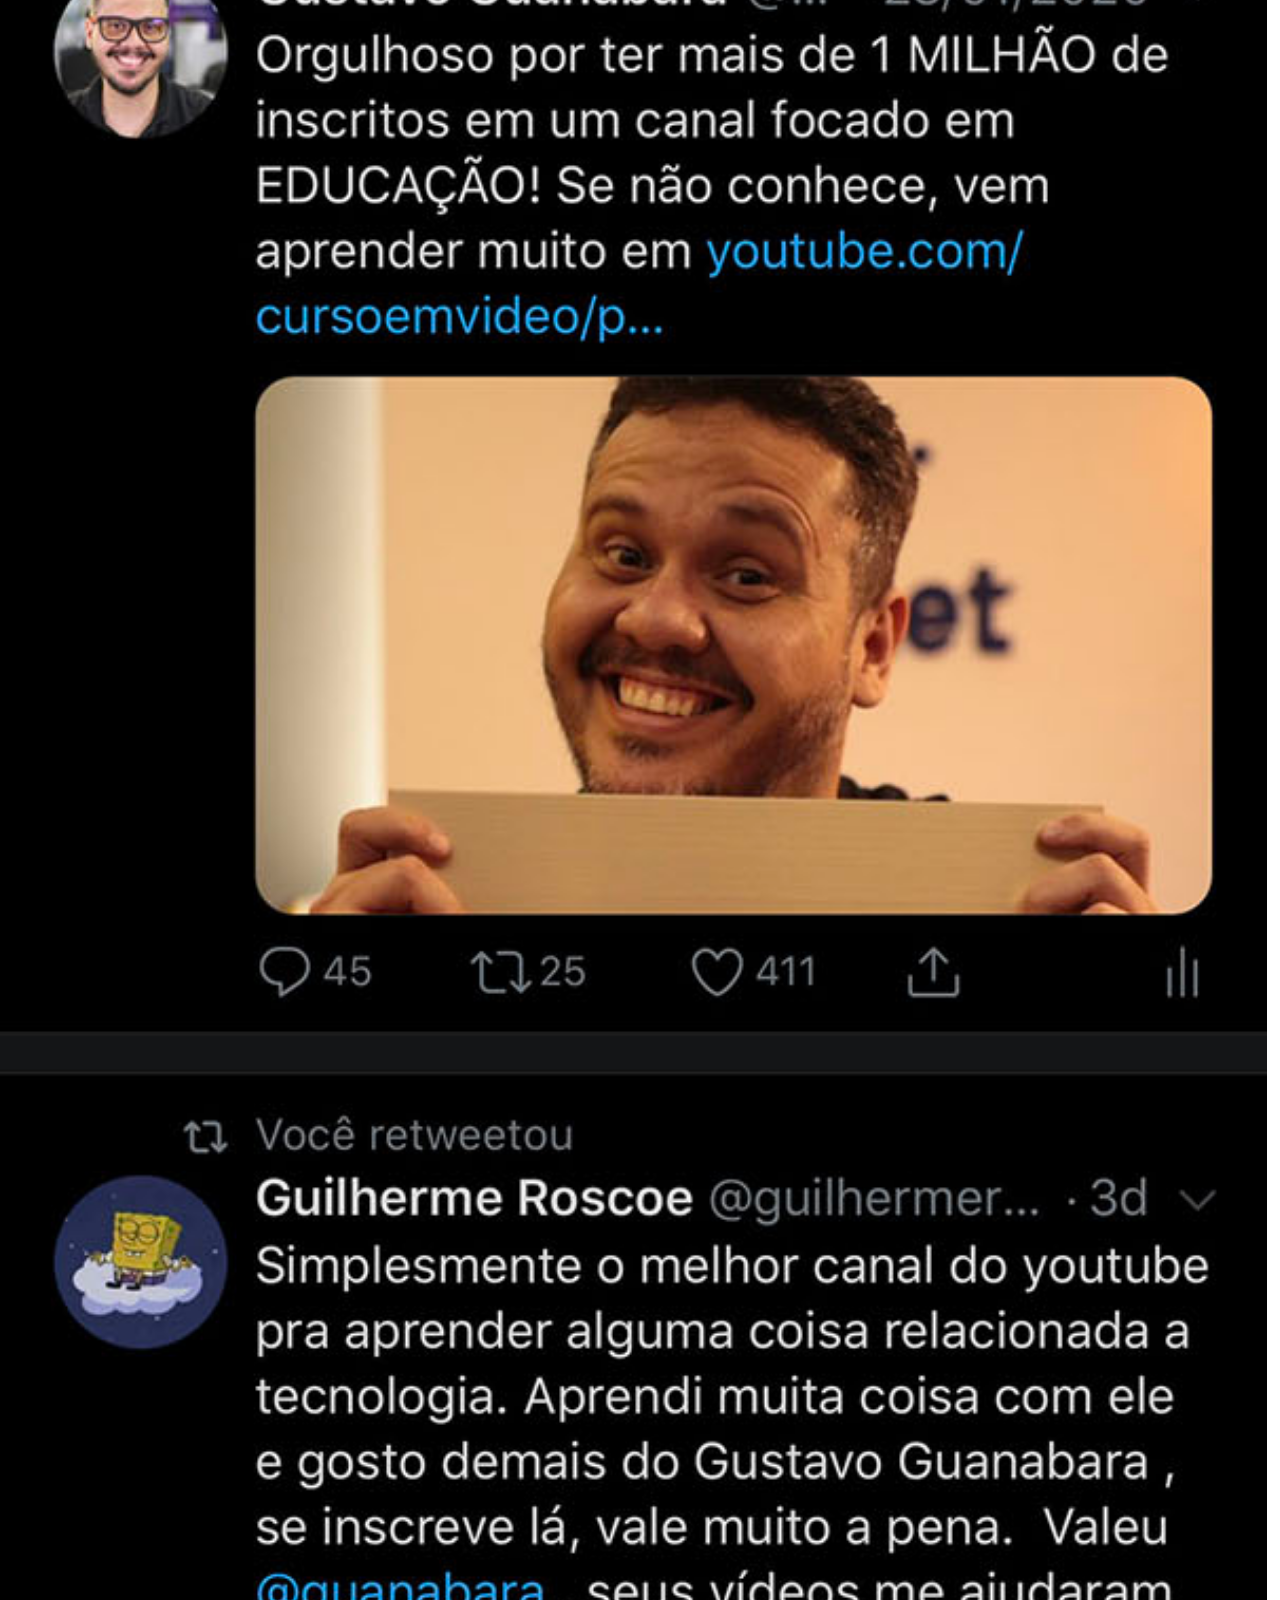
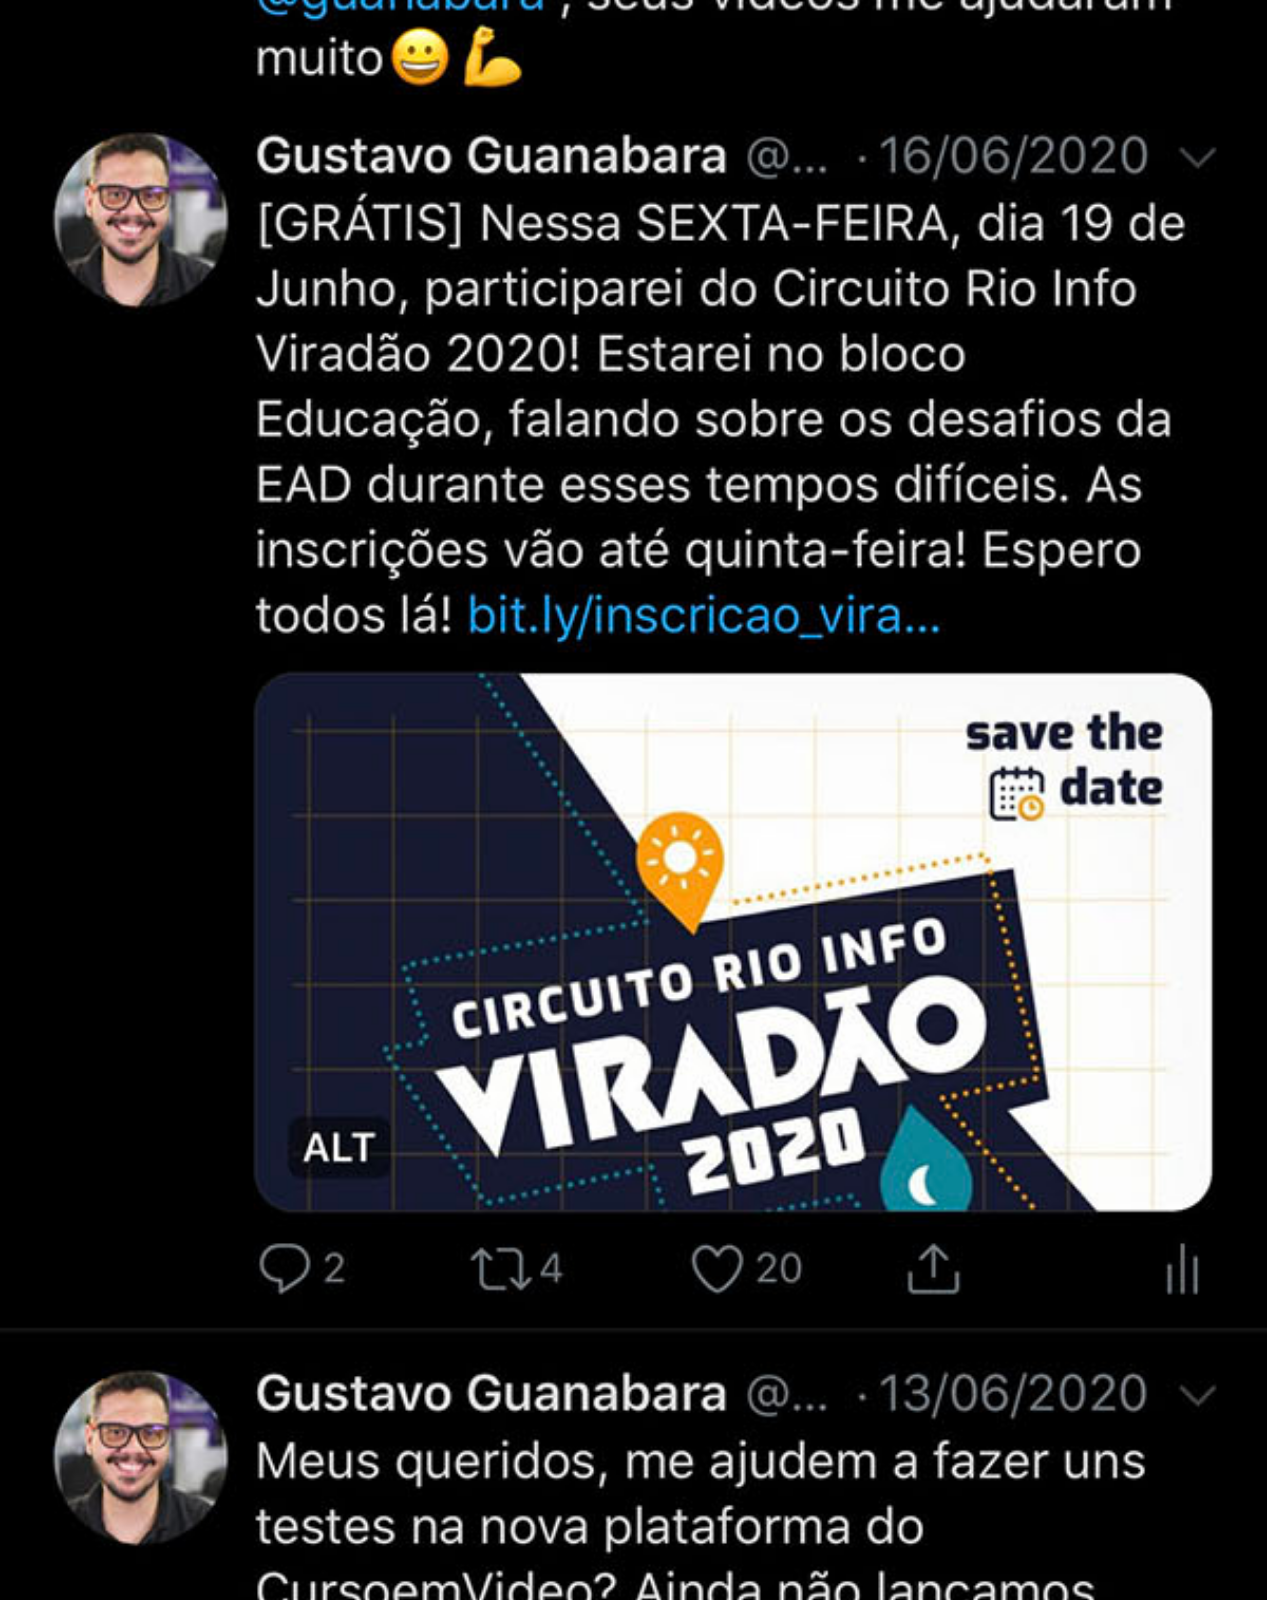
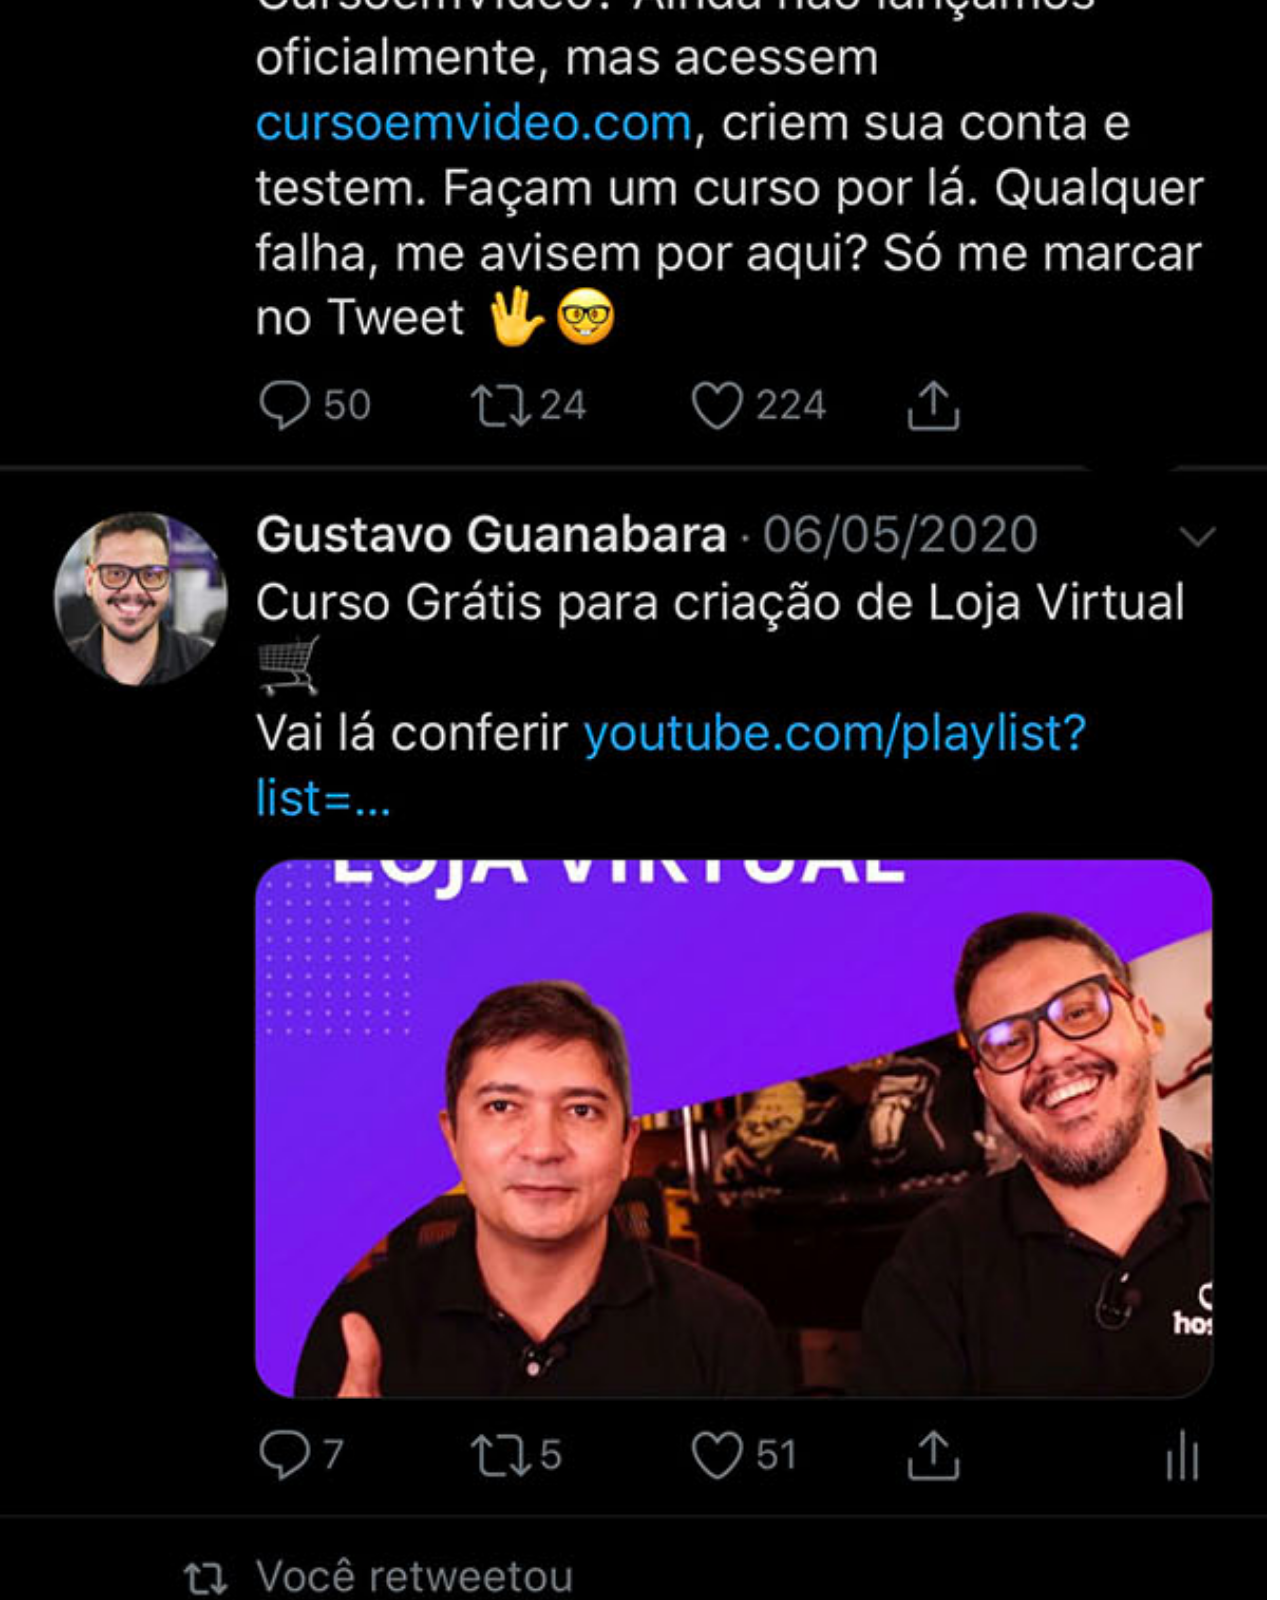
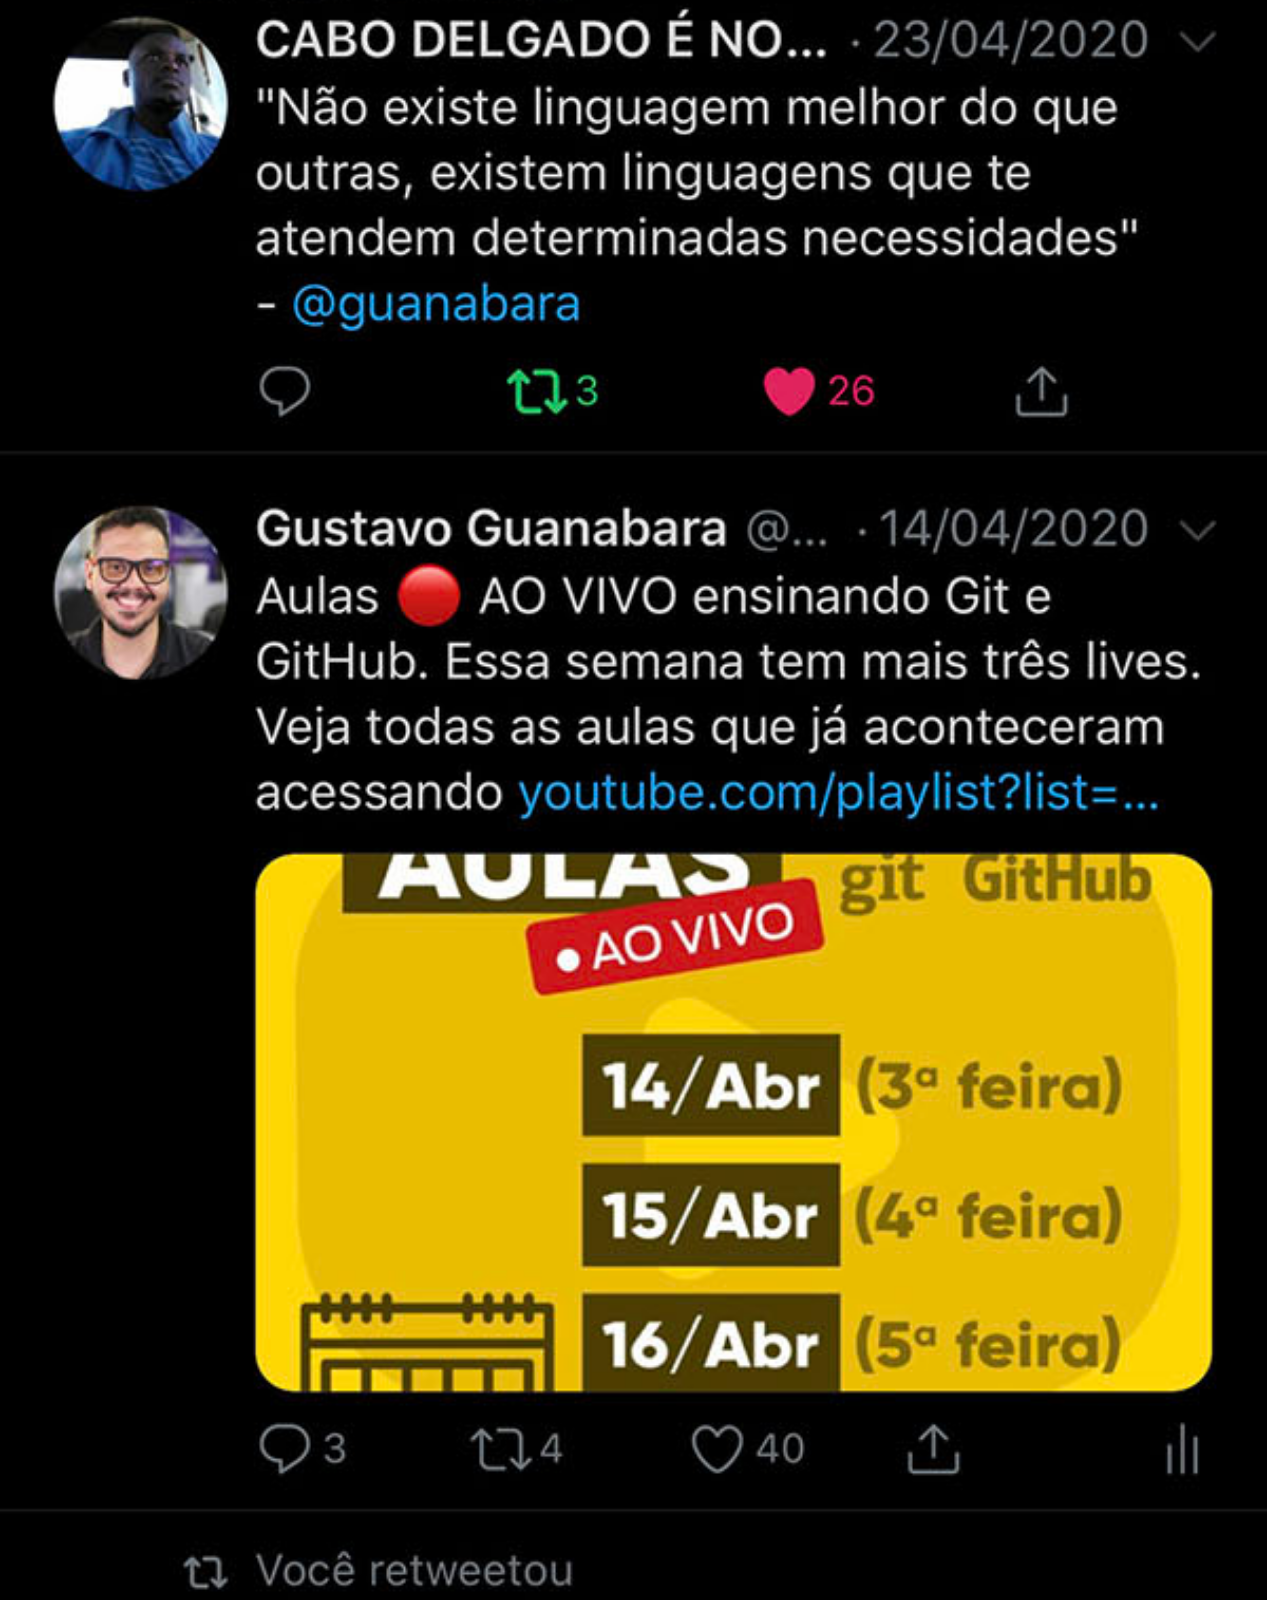
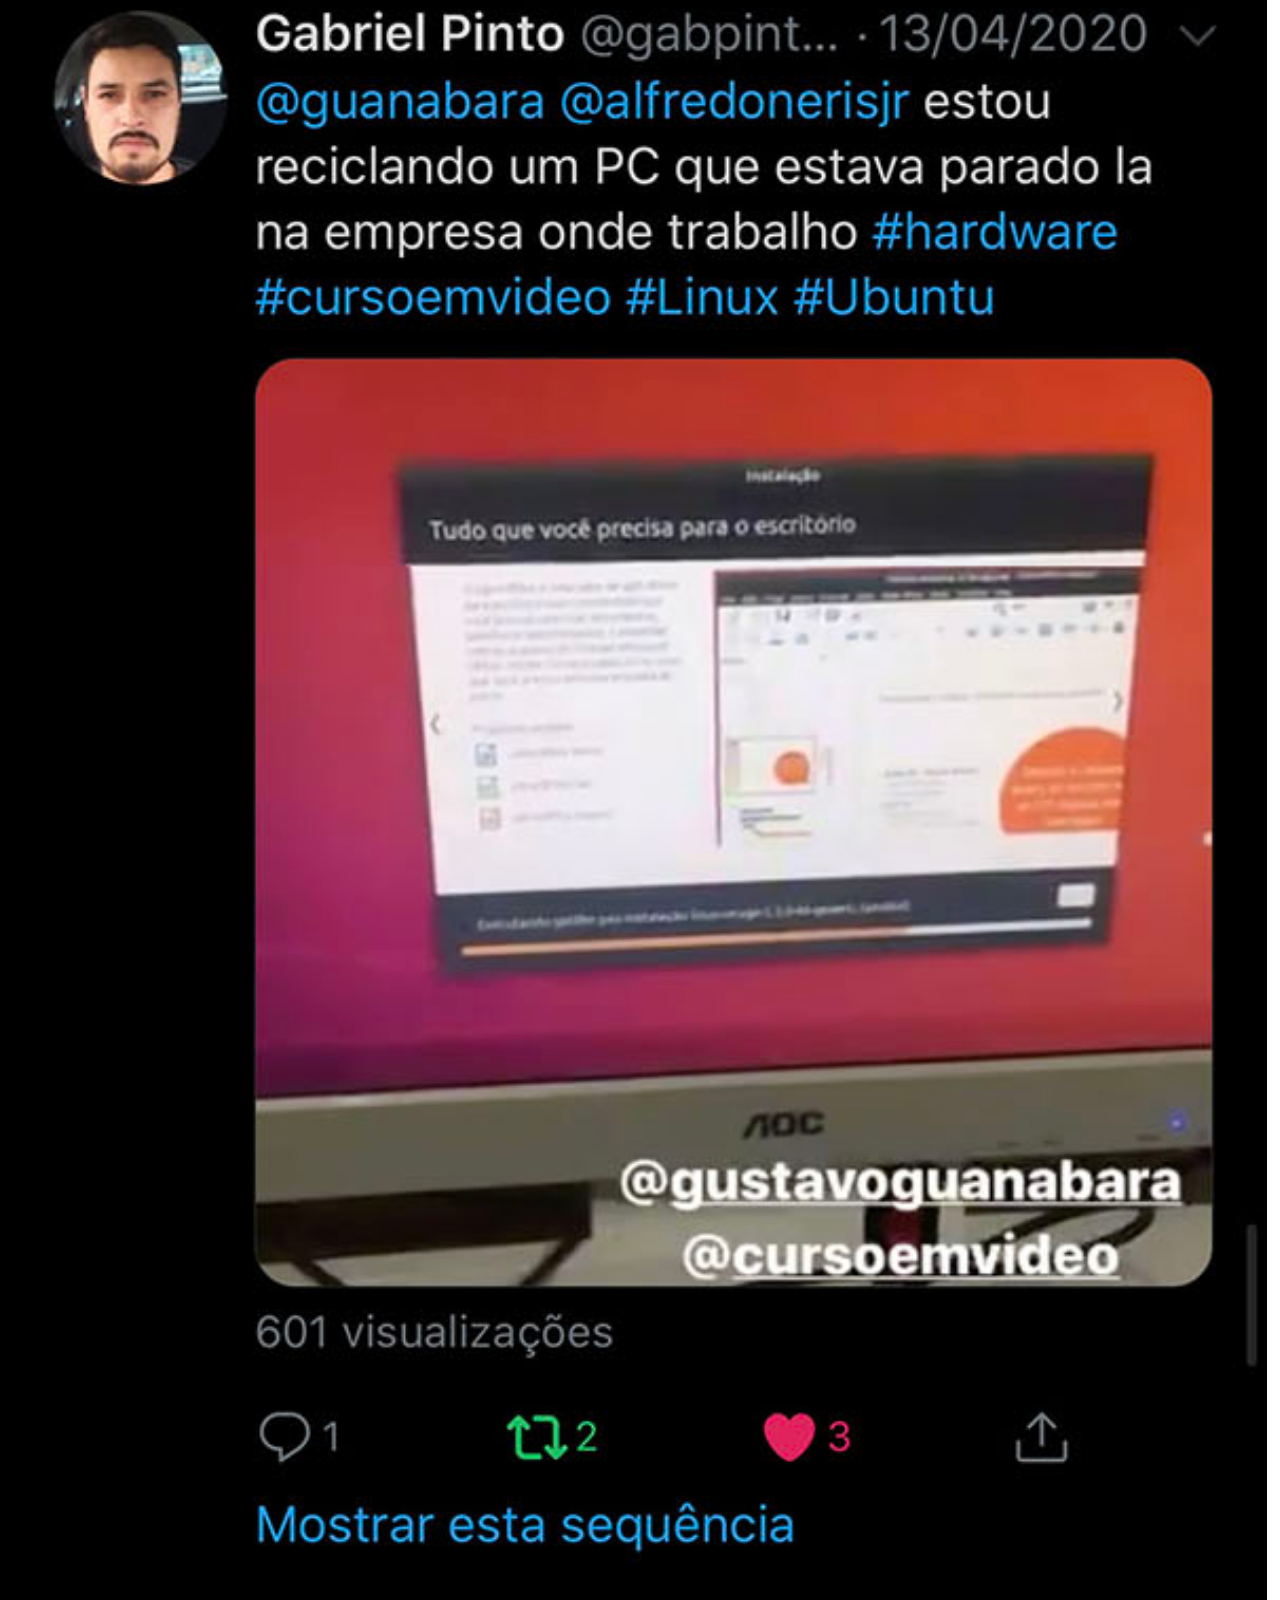
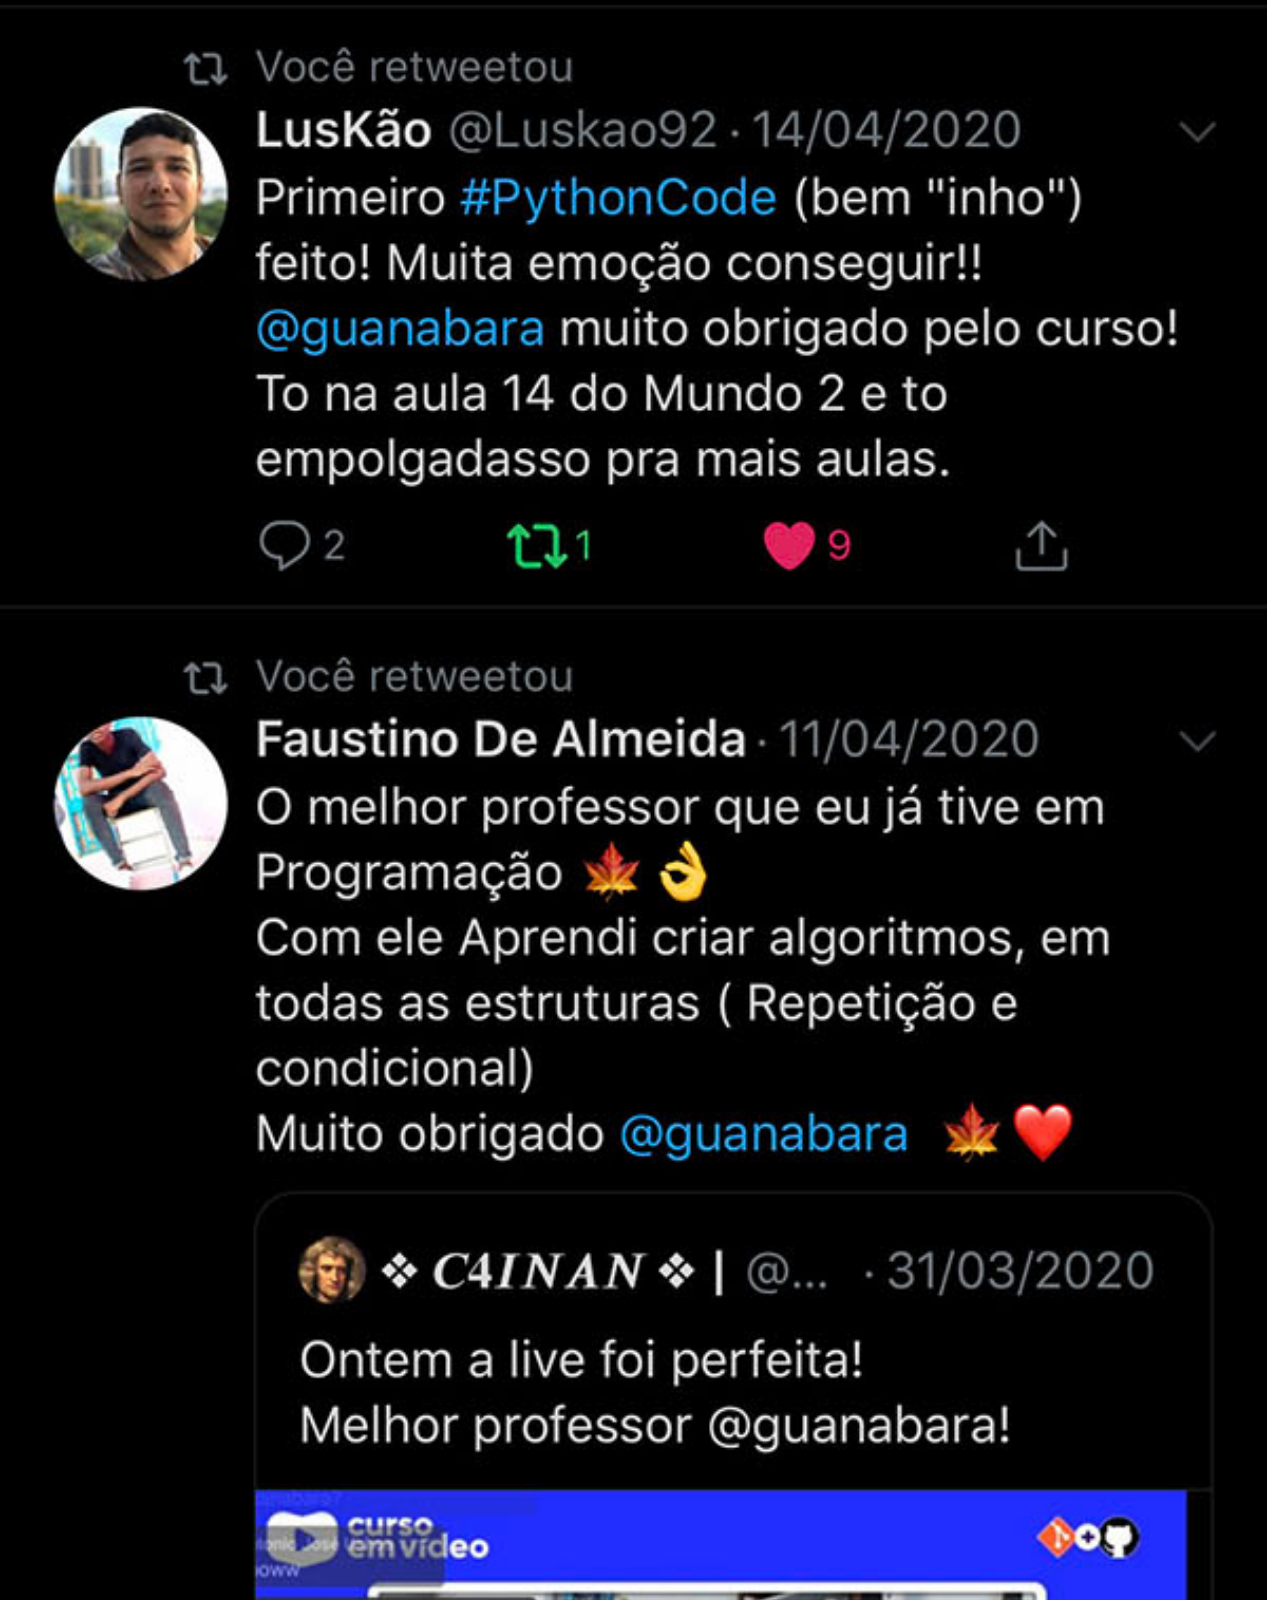
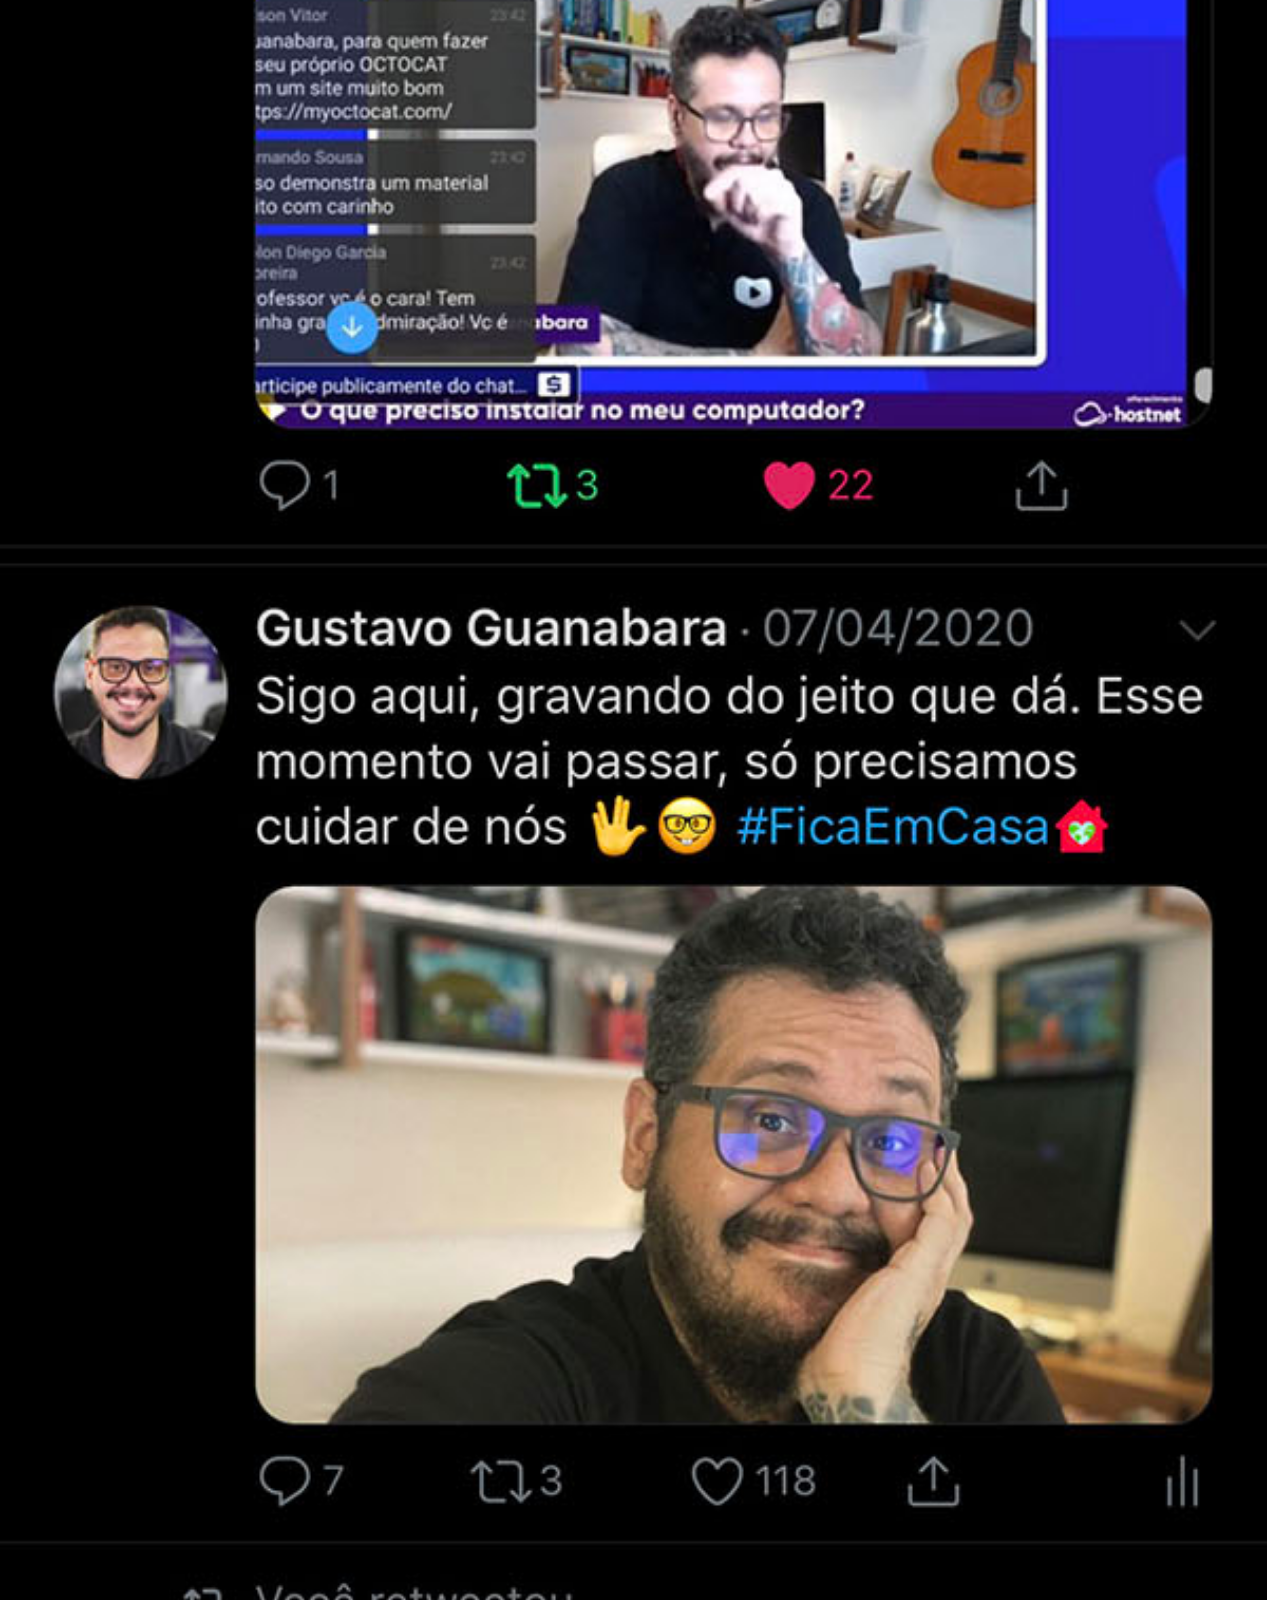
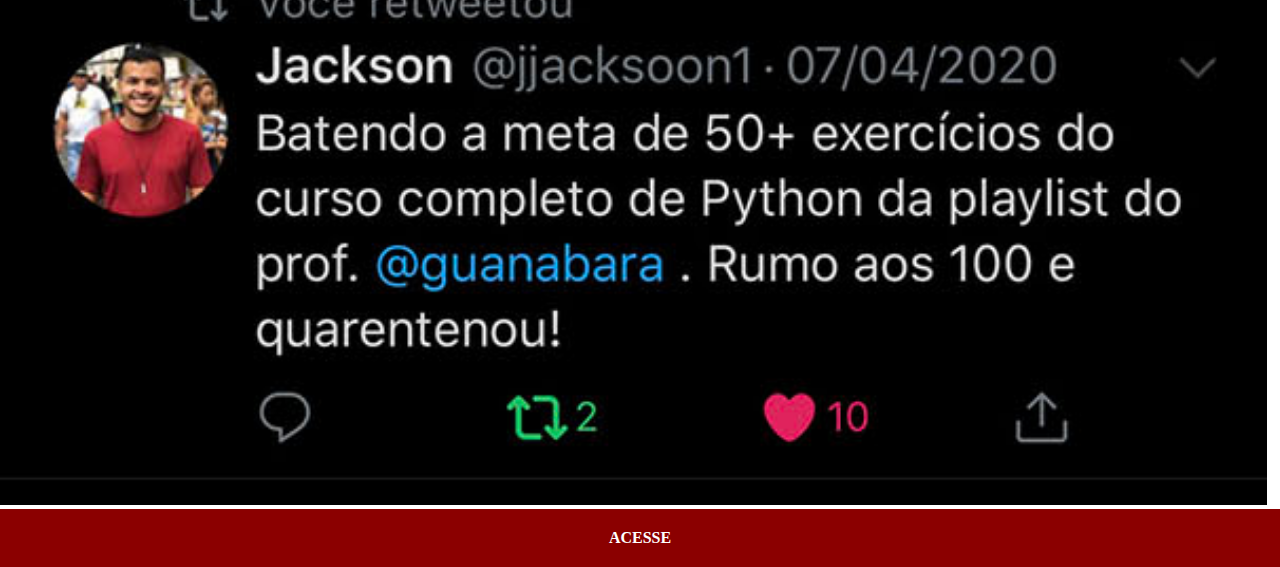
<file: twitter.html>
<!DOCTYPE html>
<html lang="pt-br">
<head>
    <meta charset="UTF-8">
    <meta name="viewport" content="width=device-width, initial-scale=1.0">
    <title>Twitter</title>
    <link rel="stylesheet" href="estilos/social.css">
</head>
<body>
    <img src="pacote-d013/imagens/tela-twitter.jpg" alt="Twitter">
    <a href="ww.twiter.com/guanabara/">ACESSE</a>
</body>
</html>
</file>
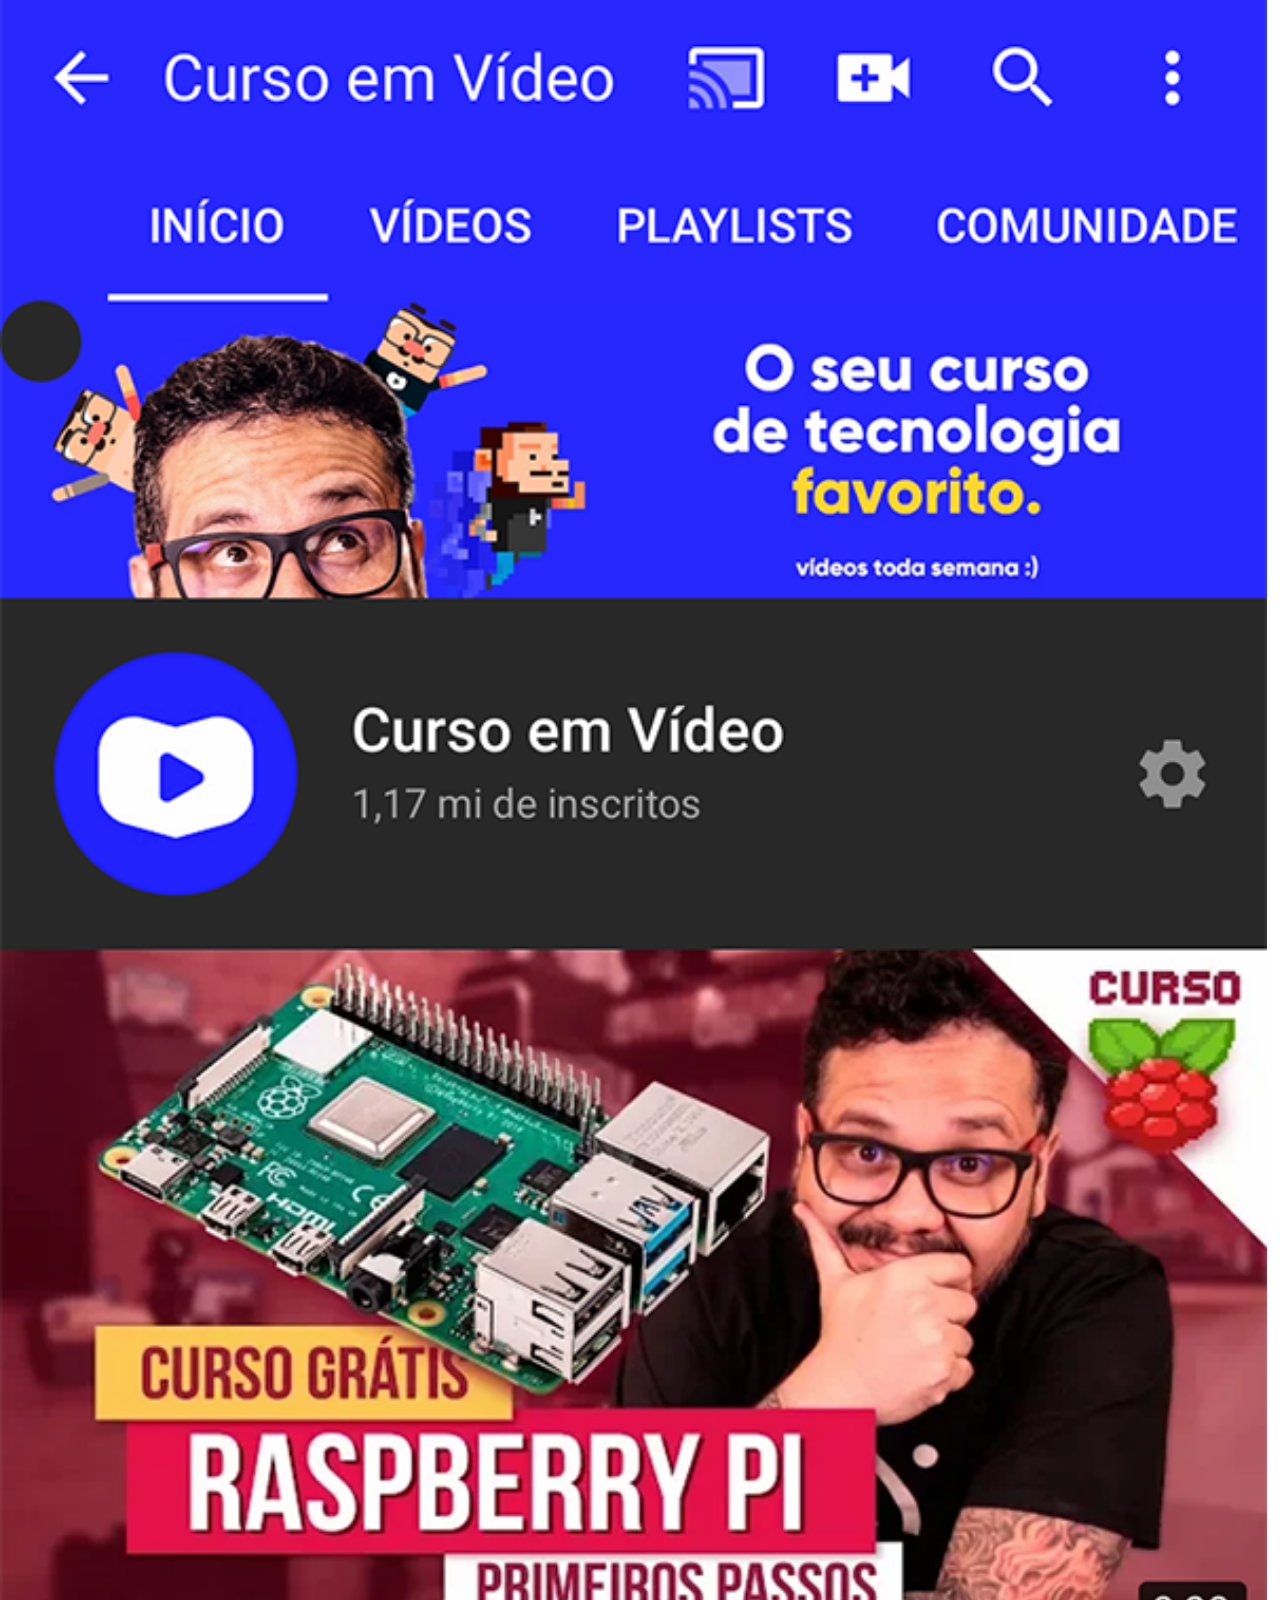
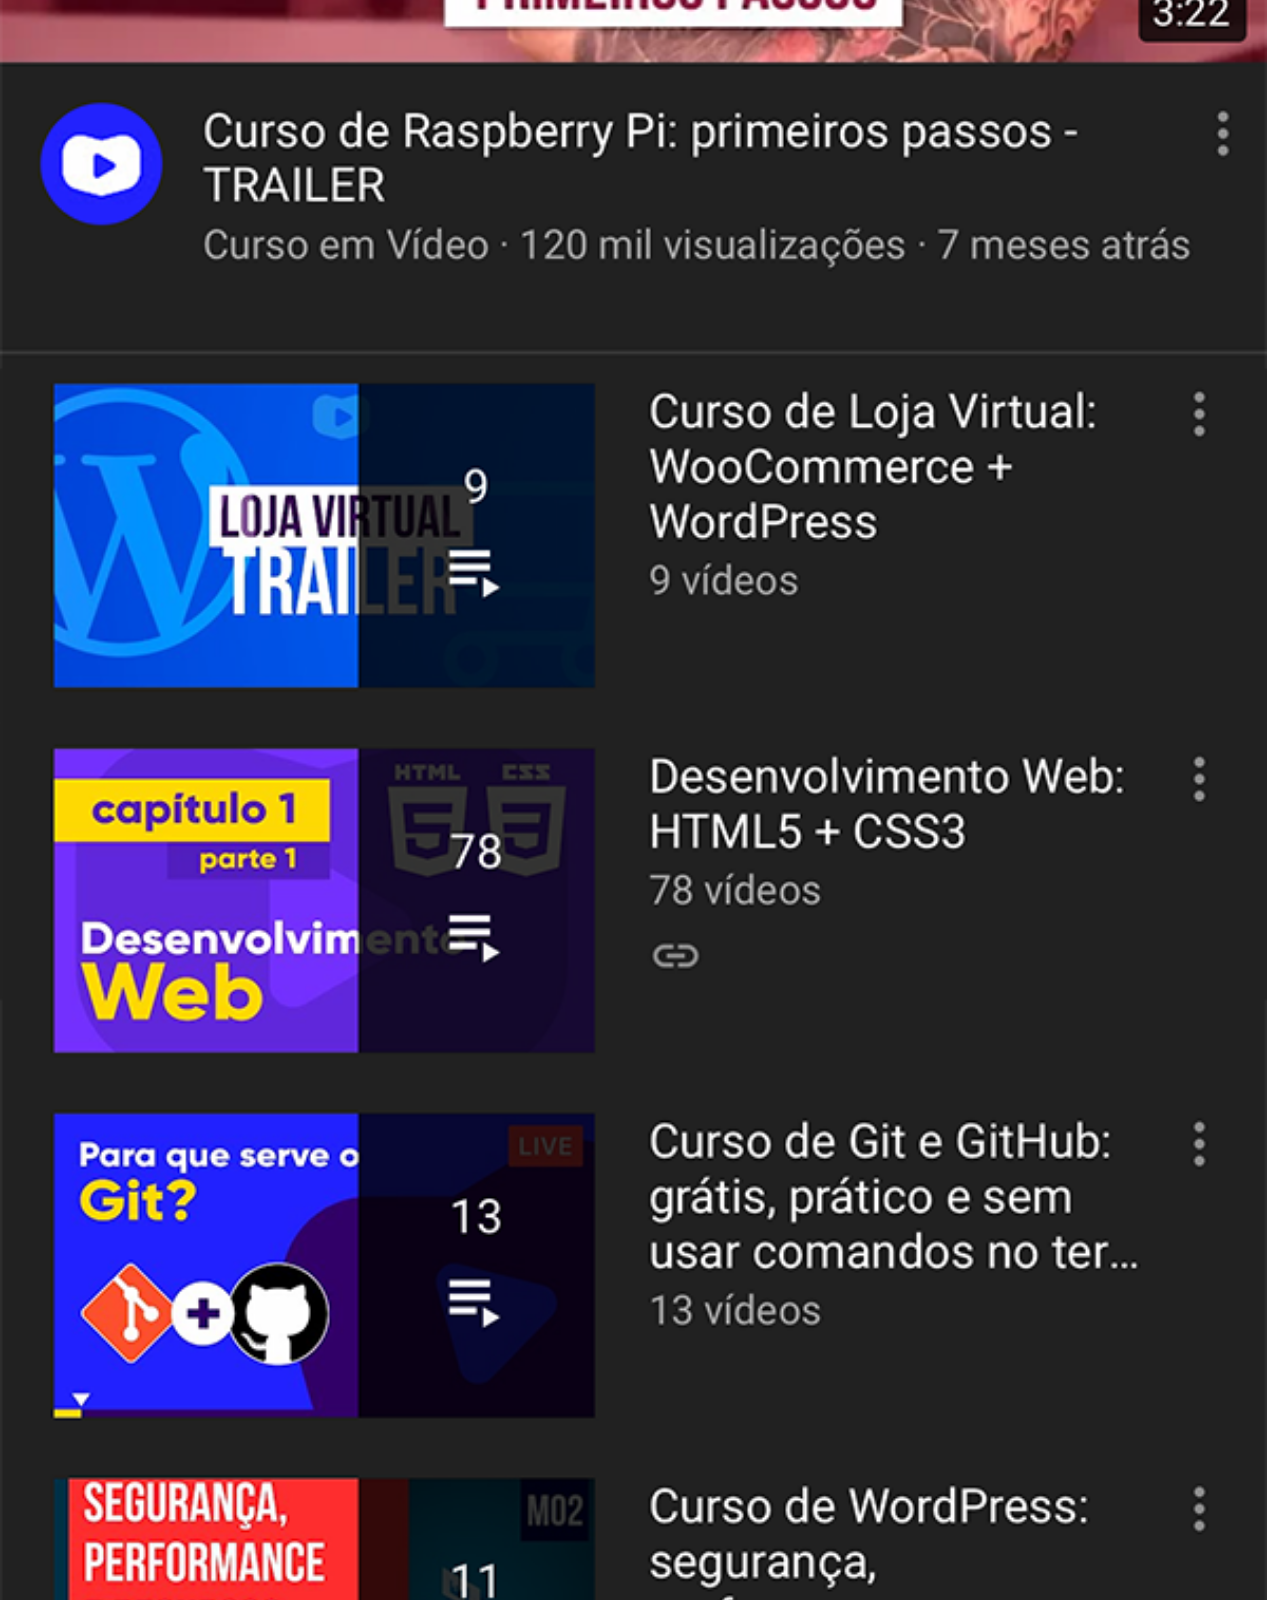
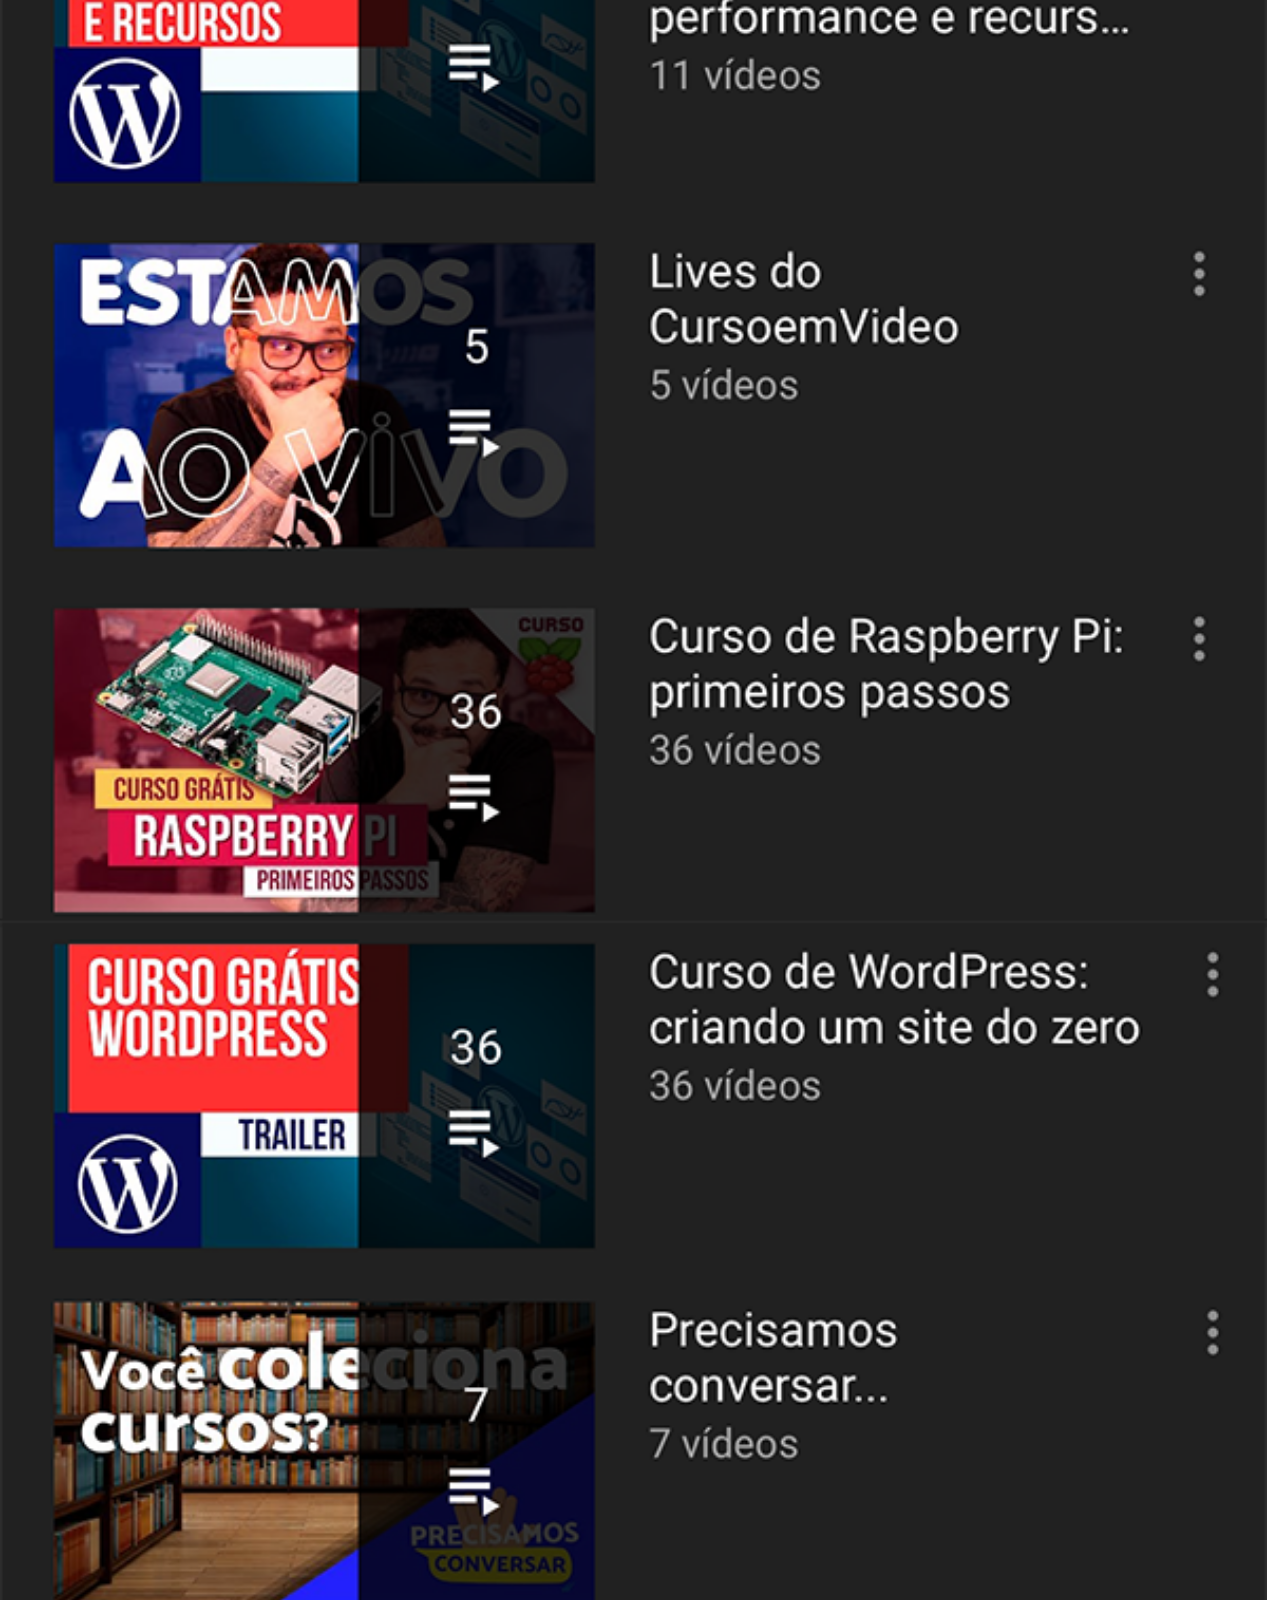
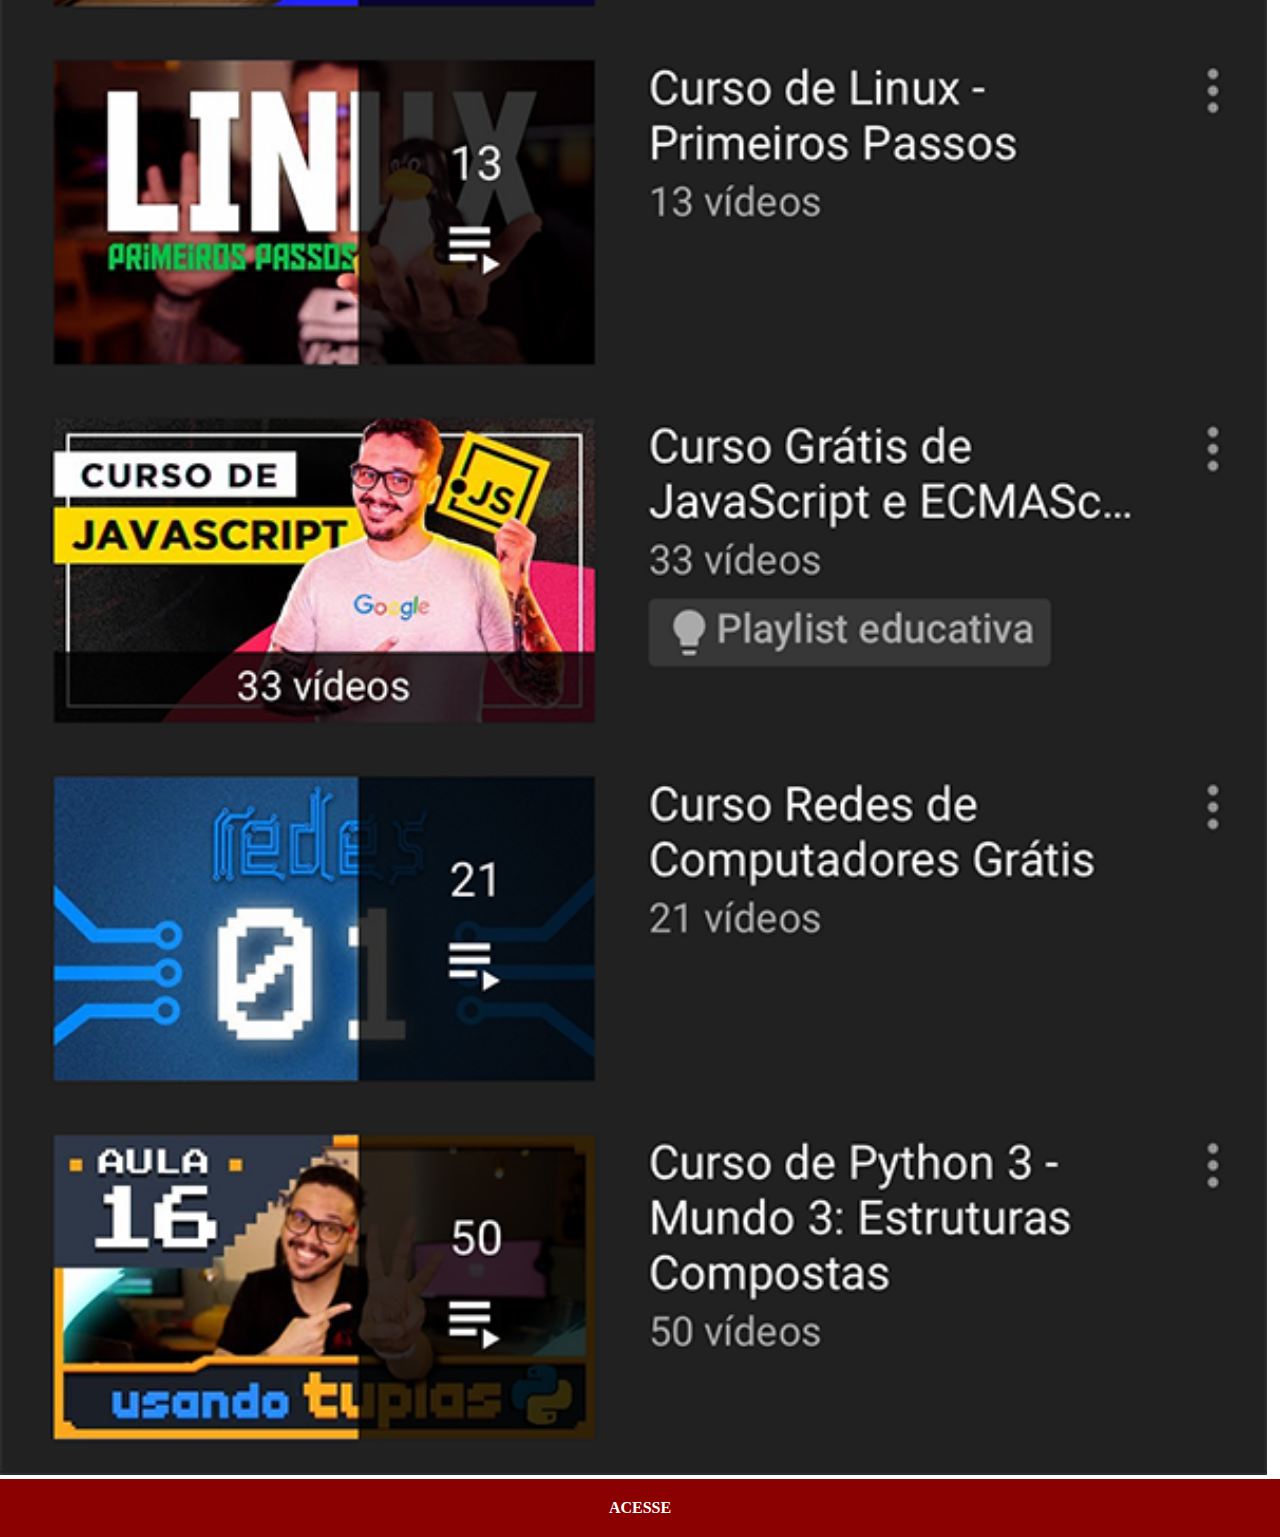
<file: youtube.html>
<!DOCTYPE html>
<html lang="en">
<head>
    <meta charset="UTF-8">
    <meta name="viewport" content="width=device-width, initial-scale=1.0">
    <title>Document</title>
    <link rel="stylesheet" href="estilos/social.css">
</head>
<body>
    <img src="pacote-d013/imagens/tela-youtube.png" alt="Youtube">
    <a href="youtube.com/user/CursoemVideo" target="_blank">ACESSE</a>
</body>
</html>
</file>
<file: estilos/social.css>
@charset "UTF-8";
* {
    margin: 0px;
    padding: 0px;
}

::-webkit-scrollbar {
    width: 0px;
    height: 0px;
}

img {
    width: 99vw;
    
}

a {
    display: block;
    background-color: darkred;
    padding: 20px;
    text-align: center;
    font-weight: bold;
    text-decoration: none;
    color: white;
}
a:hover {
    background-color: rgb(255, 16, 16);
}
</file>
